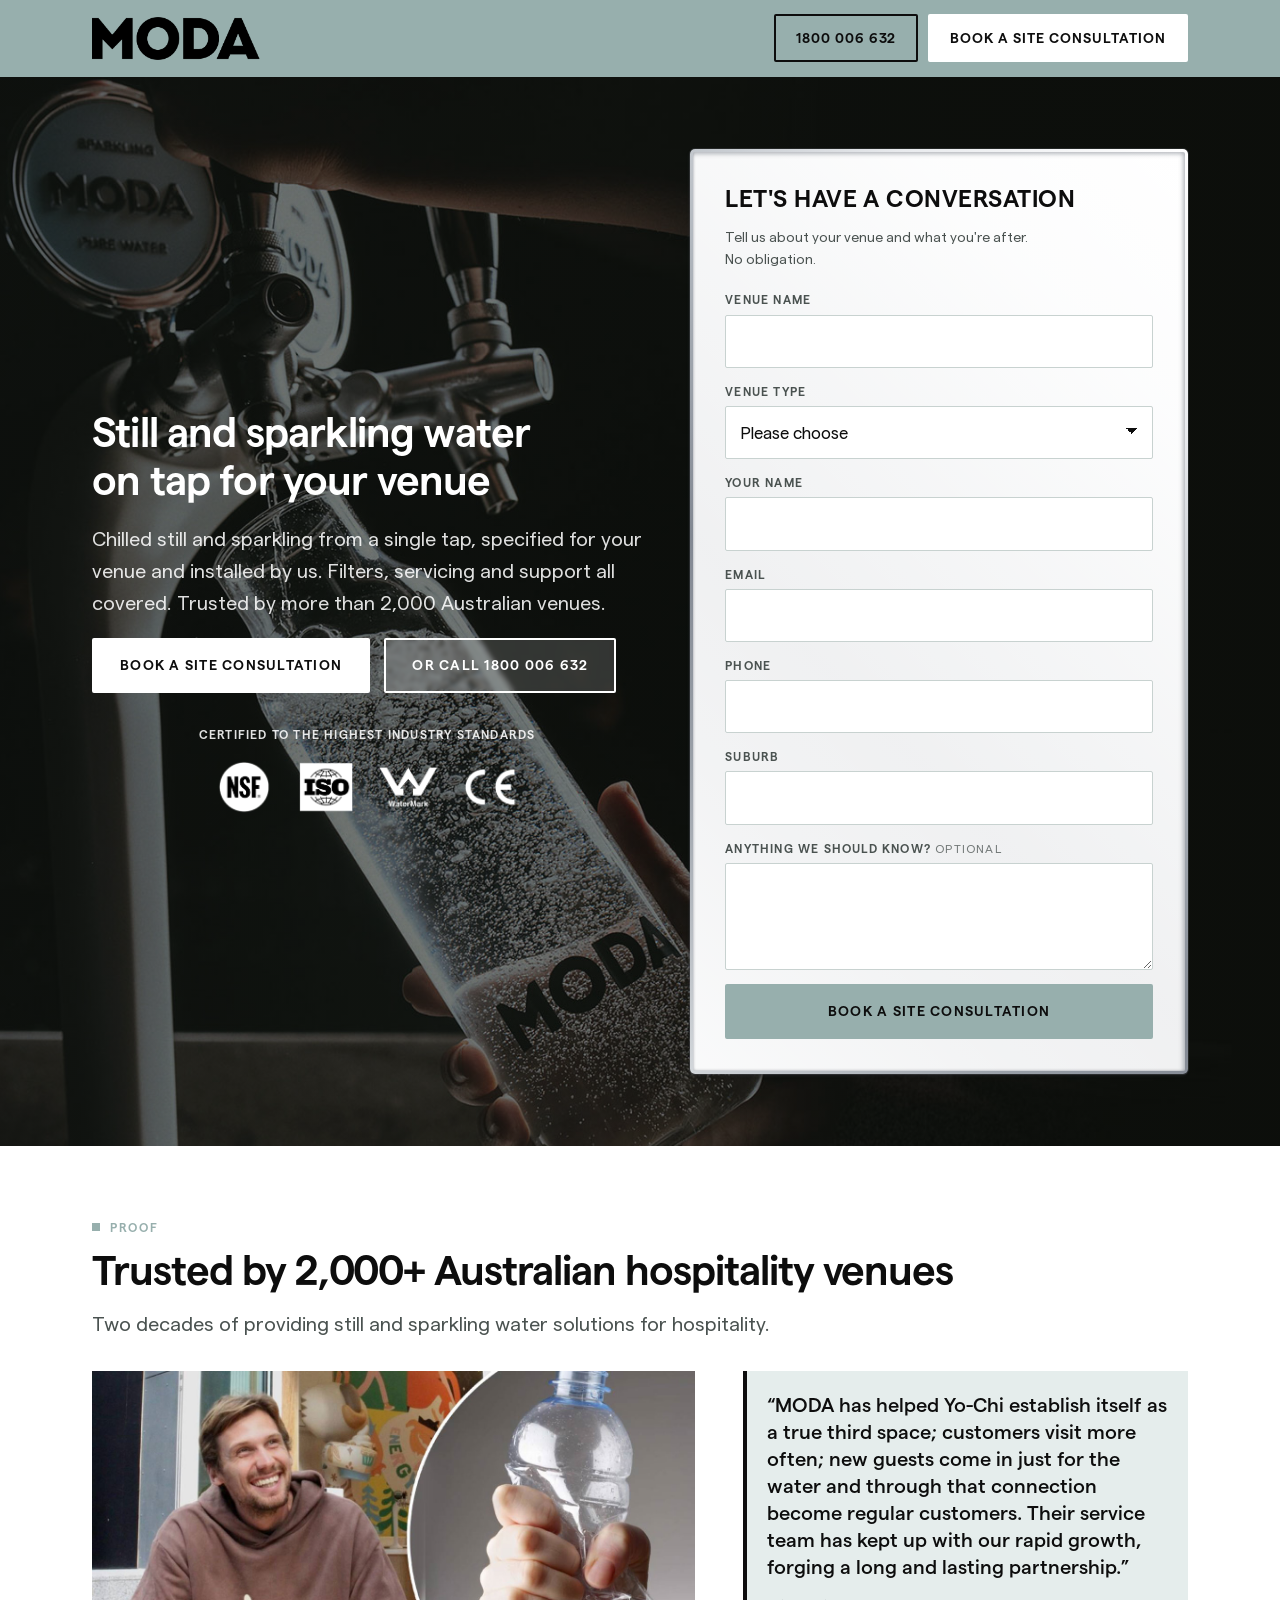
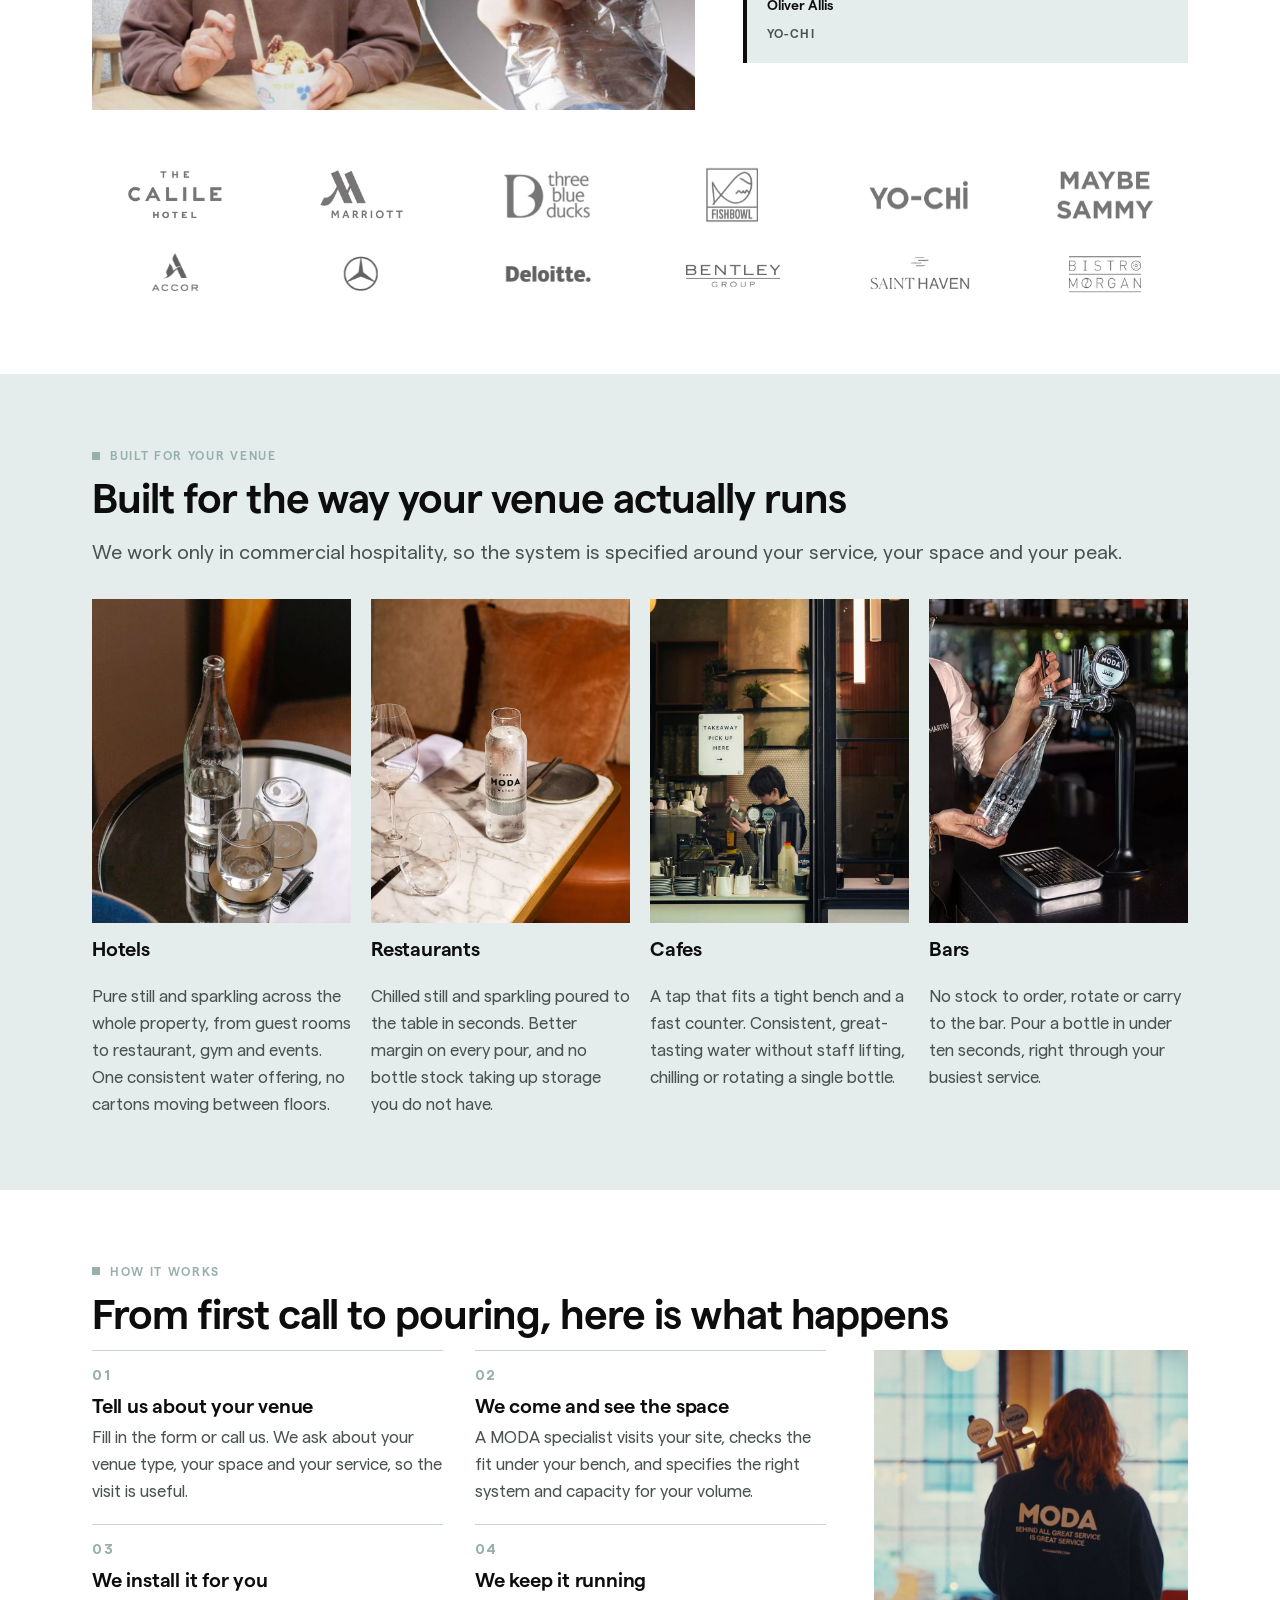
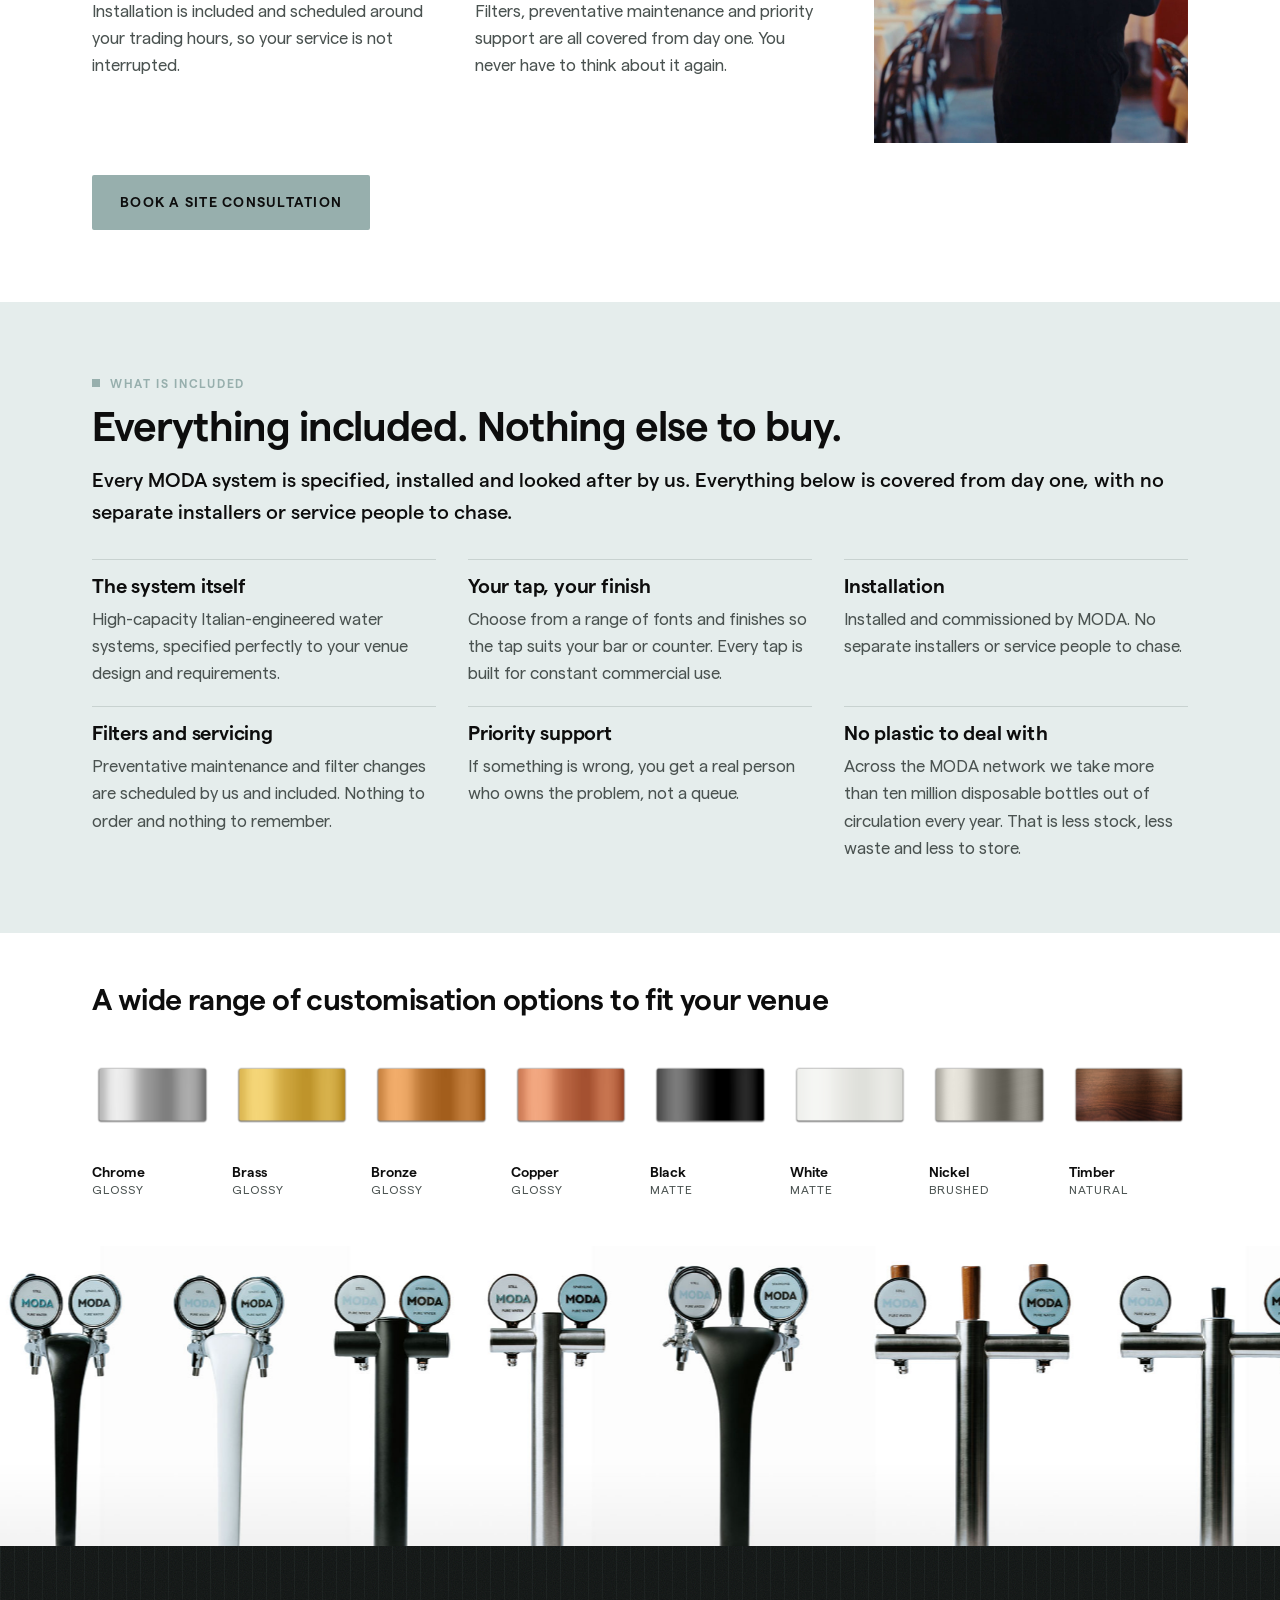
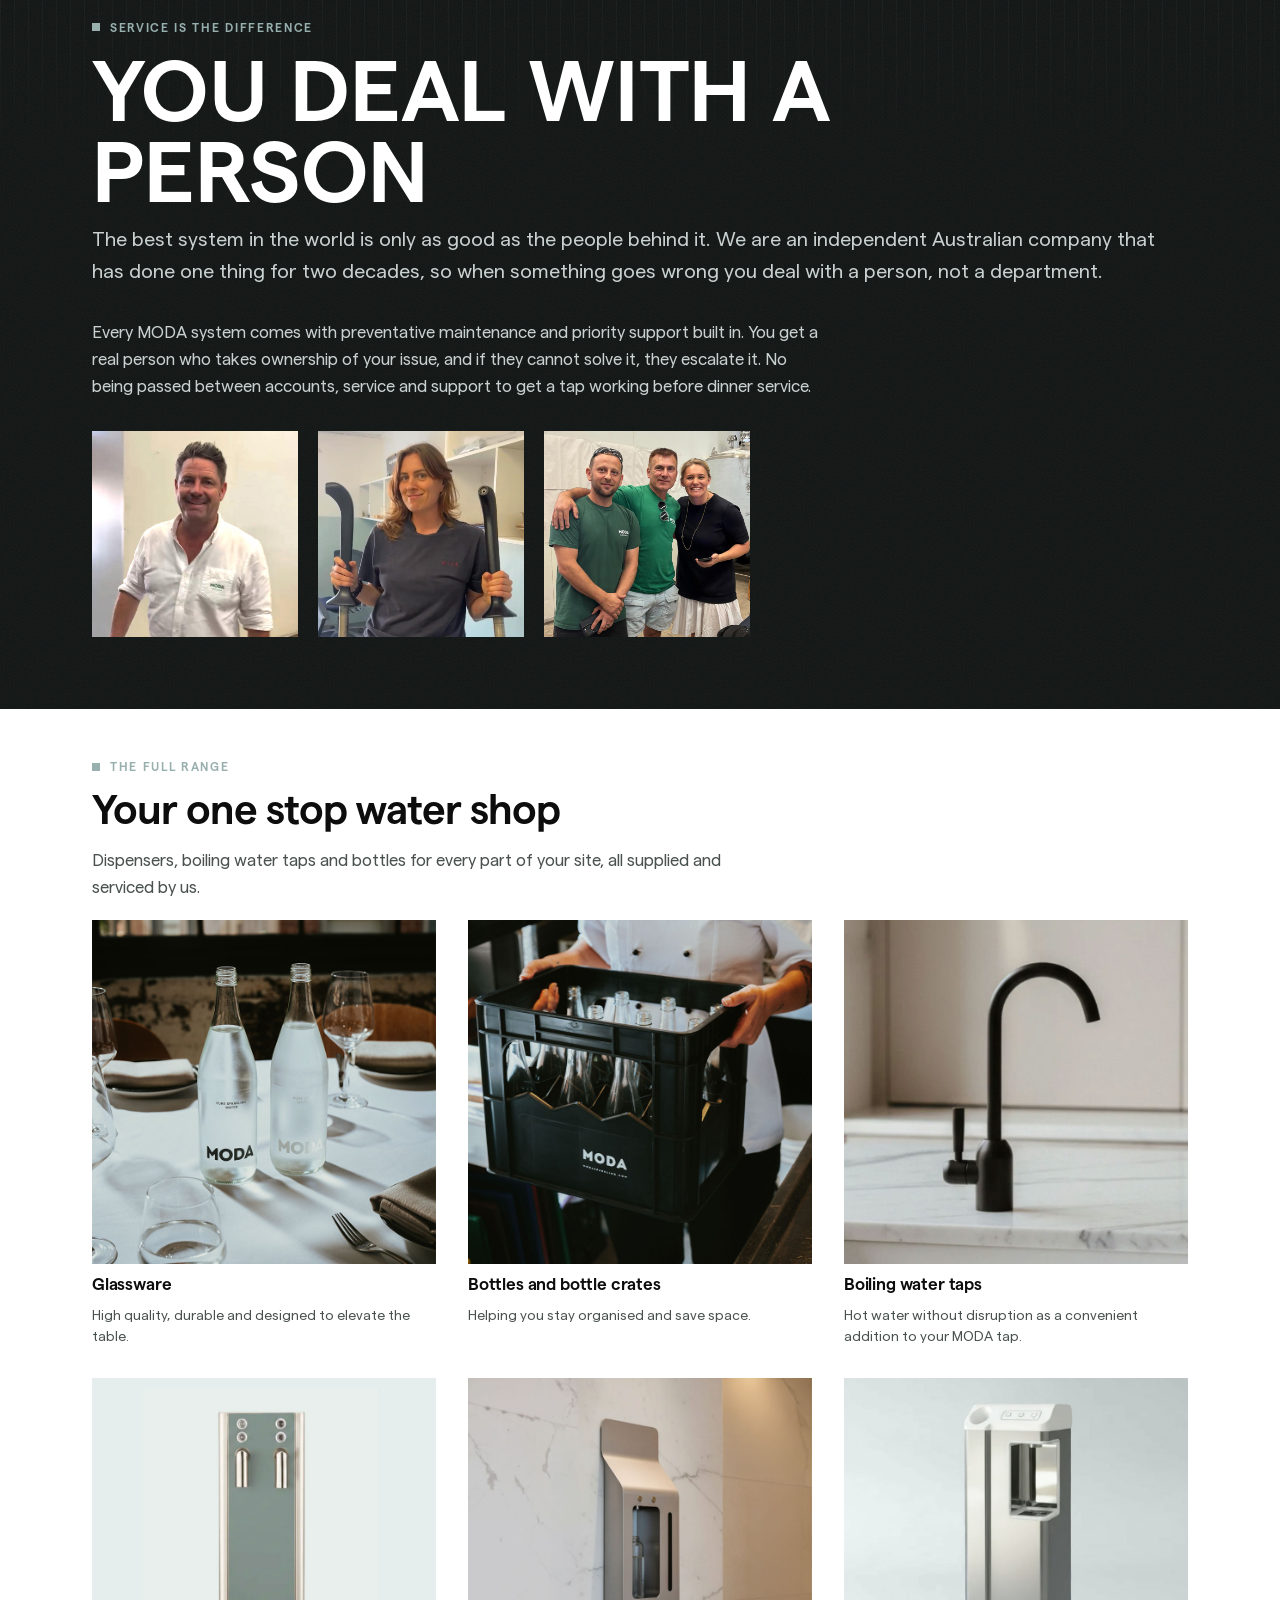
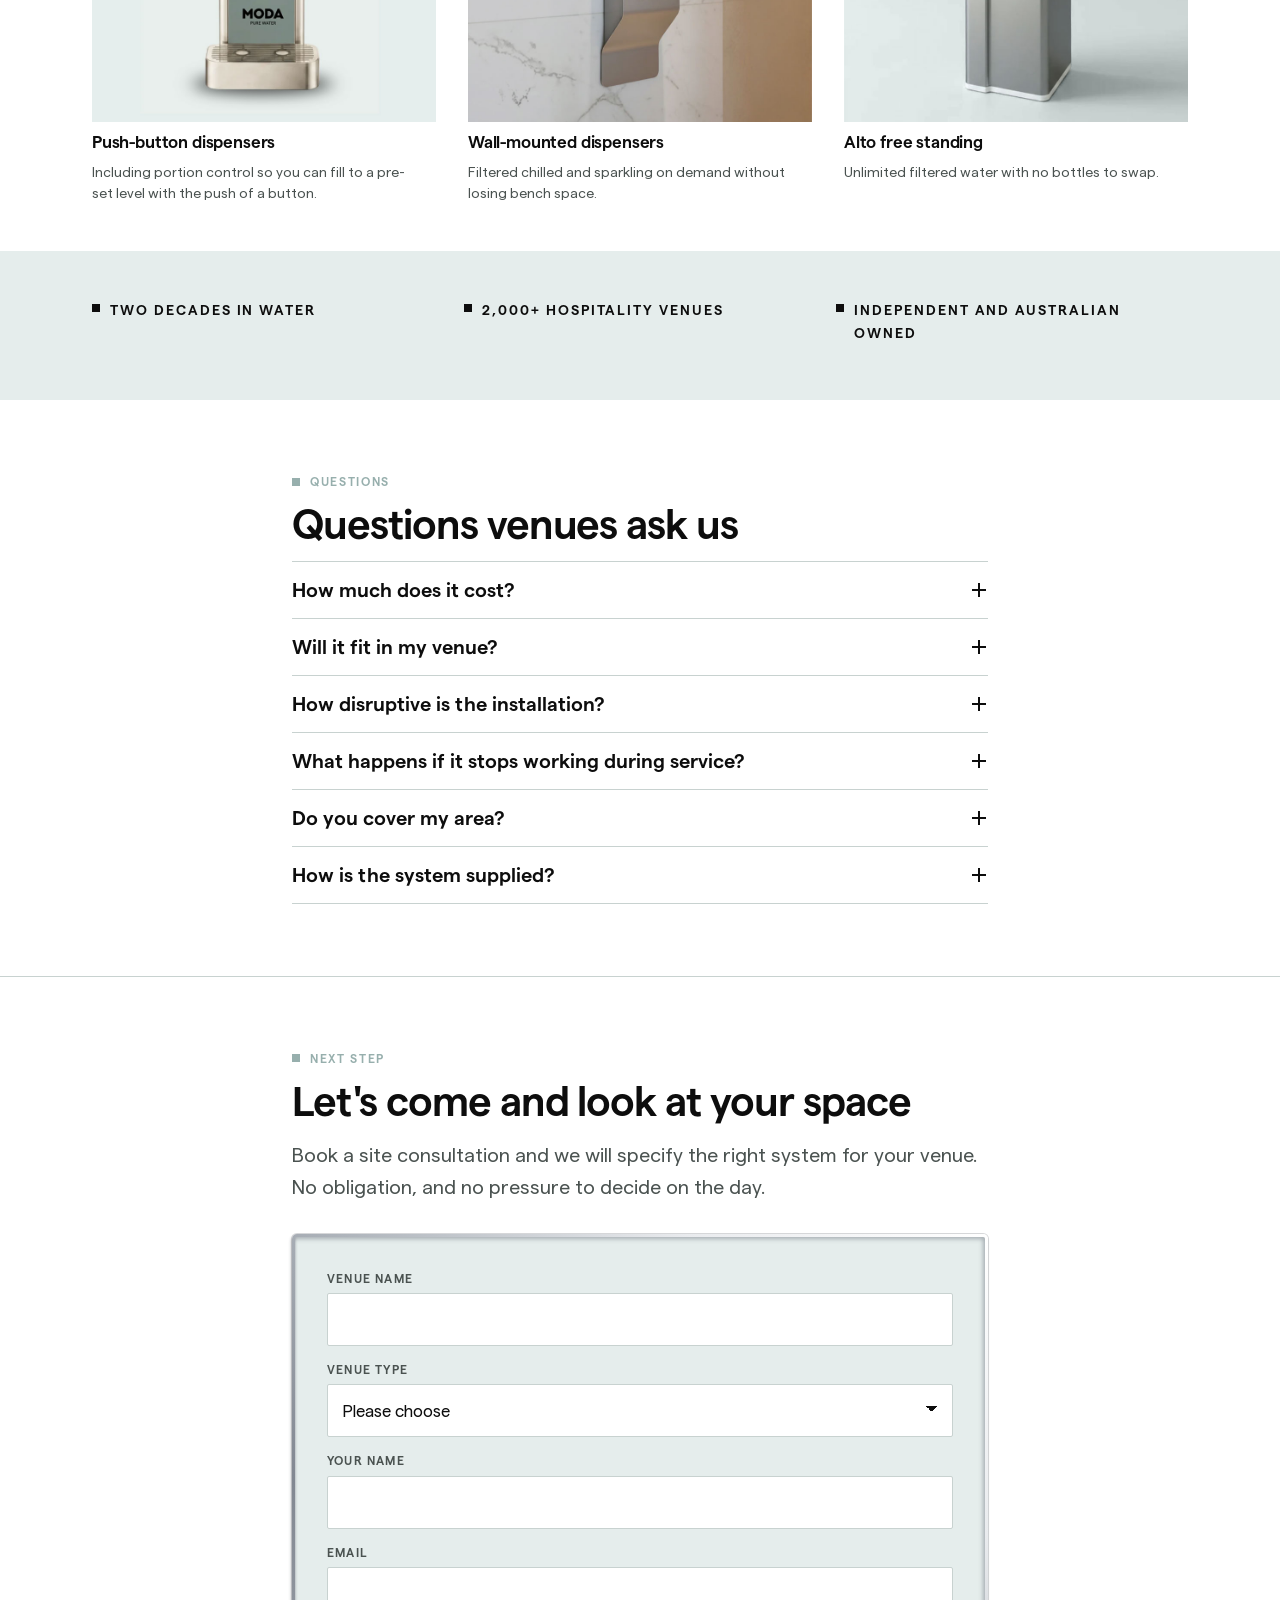
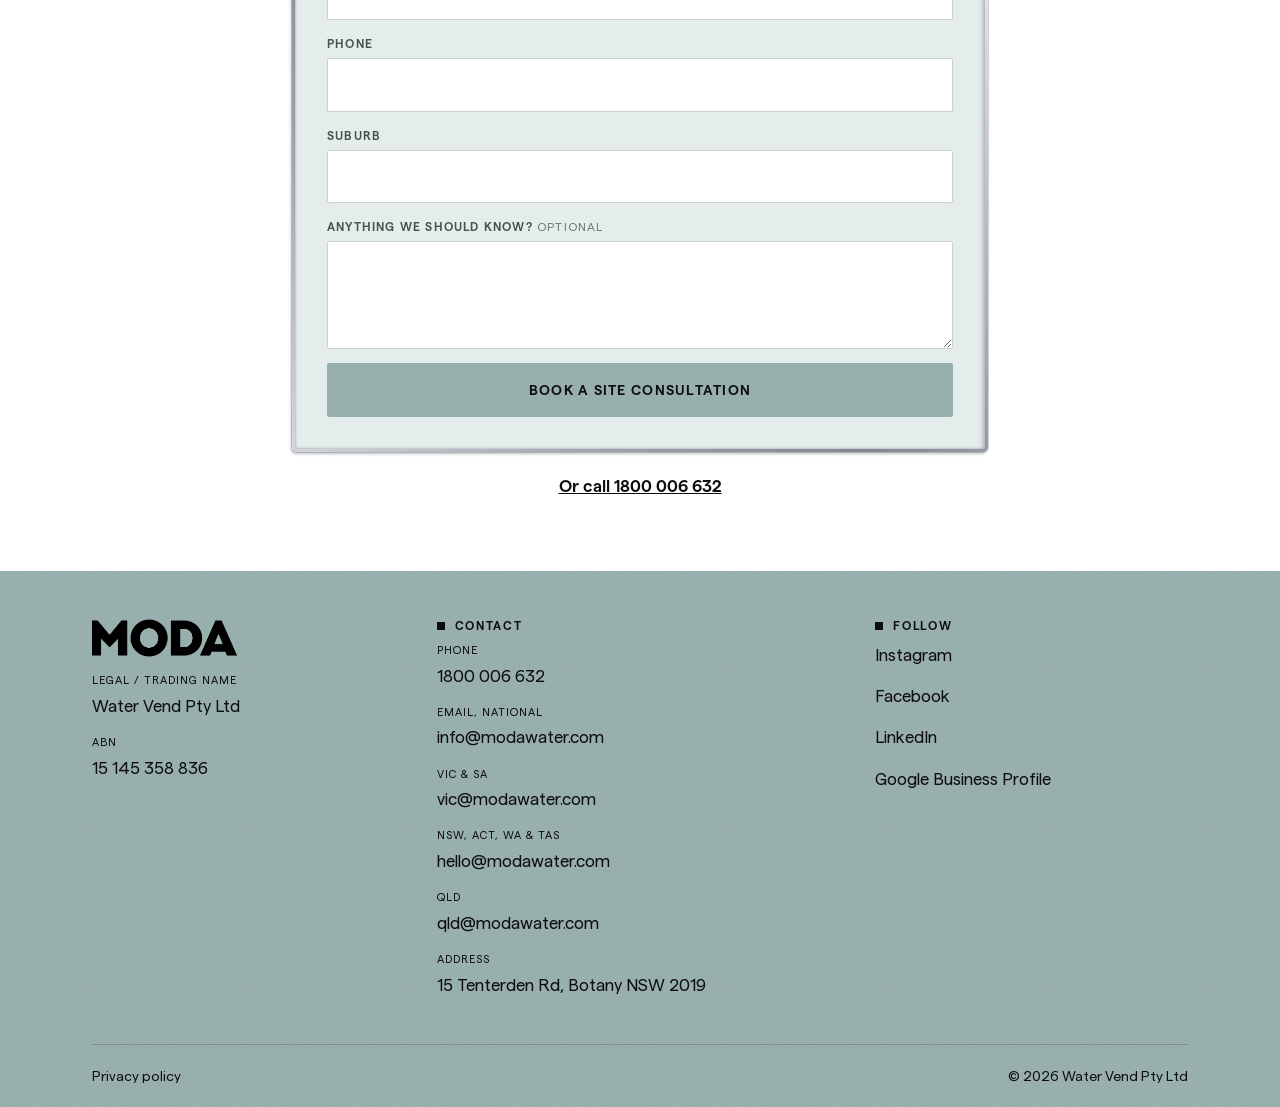
<file: index.html>
<!DOCTYPE html>
<html lang="en-AU">
<head>
<meta charset="utf-8">
<!-- Google Tag Manager -->
<script>(function(w,d,s,l,i){w[l]=w[l]||[];w[l].push({'gtm.start':
new Date().getTime(),event:'gtm.js'});var f=d.getElementsByTagName(s)[0],
j=d.createElement(s),dl=l!='dataLayer'?'&l='+l:'';j.async=true;j.src=
'https://www.googletagmanager.com/gtm.js?id='+i+dl;f.parentNode.insertBefore(j,f);
})(window,document,'script','dataLayer','GTM-PTG8SZWD');</script>
<!-- End Google Tag Manager -->
<meta name="viewport" content="width=device-width, initial-scale=1">
<title>Still &amp; sparkling water systems for hospitality venues | MODA</title>
<meta name="description" content="Chilled still and sparkling water on tap for hotels, restaurants, cafes and bars. Specified for your venue, installed by us, with filters and servicing covered.">

<!-- REPLACE DOMAIN: the domain below appears in the canonical tag, the OG tags,
     the Twitter tags and the JSON-LD, and again in privacy.html and thankyou.html.
     Search for "https://example.com.au" across all three pages. -->
<link rel="canonical" href="https://example.com.au/">
<meta property="og:type" content="website">
<meta property="og:url" content="https://example.com.au/">
<meta property="og:title" content="Still &amp; sparkling water systems for hospitality venues | MODA">
<meta property="og:description" content="Chilled still and sparkling from a single tap. Specified for your venue, installed by us, with filters and servicing covered.">
<meta property="og:image" content="https://example.com.au/assets/img/og-image.jpg">
<meta property="og:locale" content="en_AU">
<meta name="twitter:card" content="summary_large_image">
<meta name="twitter:title" content="Still &amp; sparkling water systems for hospitality venues | MODA">
<meta name="twitter:description" content="Chilled still and sparkling from a single tap. Specified for your venue, installed by us, with filters and servicing covered.">
<meta name="twitter:image" content="https://example.com.au/assets/img/og-image.jpg">

<link rel="icon" href="assets/img/favicon.png" sizes="any">
<link rel="apple-touch-icon" href="assets/img/apple-touch-icon.png">

<link rel="icon" type="image/png" sizes="16x16" href="favicon_16x16.png">
<link rel="icon" type="image/png" sizes="32x32" href="favicon_32x32.png">
<link rel="icon" type="image/png" sizes="48x48" href="favicon_48x48.png">
<link rel="icon" type="image/png" sizes="64x64" href="favicon_64x64.png">
<link rel="icon" type="image/png" sizes="128x128" href="favicon_128x128.png">
<link rel="icon" type="image/png" sizes="256x256" href="favicon_256x256.png">
<link rel="apple-touch-icon" sizes="256x256" href="favicon_256x256.png">

<!-- Uncomment once the Matter woff2 files are sitting in /assets/fonts/.
     Preloading them before they exist fires a 404 on every page load.
<link rel="preload" href="assets/fonts/Matter-Regular.woff2" as="font" type="font/woff2" crossorigin>
<link rel="preload" href="assets/fonts/Matter-SemiBold.woff2" as="font" type="font/woff2" crossorigin>
-->

<link rel="stylesheet" href="assets/css/styles.css">

<script src="assets/js/main.js" defer></script>
</head>
<body>
<!-- Google Tag Manager (noscript) -->
<noscript><iframe src="https://www.googletagmanager.com/ns.html?id=GTM-PTG8SZWD"
height="0" width="0" style="display:none;visibility:hidden"></iframe></noscript>
<!-- End Google Tag Manager (noscript) -->

<a class="skip-link" href="#consultation">Skip to the booking form</a>

<header class="masthead">
  <div class="masthead__inner">
    <a class="masthead__mark" href="#top" aria-label="MODA, home">
      <img class="masthead__logo" src="assets/img/modalogo.webp" alt="MODA"
           width="2251" height="588" style="transform: scale(0.9); transform-origin: left center;">
    </a>
    <div class="masthead__cta">
      <a class="btn btn--sm btn--ghost" id="tel-header" href="tel:+611800006632">1800 006 632</a>
      <a class="btn btn--sm btn--primary masthead__book" id="cta-header" href="#consultation">Book a site consultation</a>
    </div>
  </div>
</header>

<main id="top">

  <!-- ============================================================
       1. HERO
       ============================================================ -->
  <section class="band band--hero" id="hero">

    <!-- REPLACE IMAGE: assets/img/hero-header.jpg. Dark, landscape, at least
         2400px wide. It is a real img rather than a CSS background so the
         browser finds it early and it stays the LCP element. Decorative, so
         alt is empty and the wrapper is hidden from assistive tech. -->
    <div class="hero__bg" aria-hidden="true">
      <img src="assets/img/hero-header.jpg"
           alt=""
           width="2400" height="1350" fetchpriority="high">
    </div>

    <div class="wrap hero">

      <div class="hero__copy">
        <!-- Headline swaps by ad group via ?v=hotel|restaurant|cafe|bar.
             With no parameter it renders the default line below. -->
        <h1 class="hero__title" id="heroTitle">Still and sparkling water on tap for your venue</h1>
        <p class="hero__sub">Chilled still and sparkling from a single tap, specified for your venue and installed by us. Filters, servicing and support all covered. Trusted by more than 2,000 Australian venues.</p>
        <div class="hero__actions">
          <a class="btn btn--primary" id="cta-hero" href="#consultation">Book a site consultation</a>
          <a class="btn btn--ghost" id="tel-hero" href="tel:+611800006632">Or call 1800 006 632</a>
        </div>

        <div class="herotrust">
          <p class="herotrust__item">Certified to the highest industry standards</p>
          <ul class="herotrust__logos">
            <li><img src="assets/img/nsflogo.png" alt="NSF certified" width="480" height="480" loading="lazy"></li>
            <li><img src="assets/img/isologo.png" alt="ISO certified" width="480" height="480" loading="lazy"></li>
            <li><img src="assets/img/watermarklogo.png" alt="WaterMark certified" width="480" height="480" loading="lazy"></li>
            <li><img src="assets/img/celogo.png" alt="CE certified" width="480" height="480" loading="lazy"></li>
          </ul>
        </div>

      </div>

      <!-- ---- Primary conversion form ---- -->
      <div class="formcard" id="consultation">
        <h2 class="formcard__title">Let's have a conversation</h2>
        <p class="formcard__intro">Tell us about your venue and what you're after. <b>No obligation.</b></p>

        <!-- FORM ENDPOINT: submissions are posted to the HubSpot Forms API by
             main.js. The portal ID, form GUID and the field mapping all live in
             section 5 of main.js. One change, one place. -->
        <form class="form" data-form="hero" method="post" action="#" novalidate>

          <div class="field">
            <label for="venue-hero">Venue name</label>
            <input type="text" id="venue-hero" name="venue_name" autocomplete="organization" required>
            <p class="field__error" data-error></p>
          </div>

          <div class="field">
            <label for="type-hero">Venue type</label>
            <select id="type-hero" name="venue_type" data-venue-select required>
              <option value="">Please choose</option>
              <option value="hotel">Hotel</option>
              <option value="restaurant">Restaurant</option>
              <option value="cafe">Cafe</option>
              <option value="bar">Bar</option>
              <option value="other">Other hospitality venue</option>
            </select>
            <p class="field__error" data-error></p>
          </div>

          <div class="field">
            <label for="name-hero">Your name</label>
            <input type="text" id="name-hero" name="contact_name" autocomplete="name" required>
            <p class="field__error" data-error></p>
          </div>

          <div class="field">
            <label for="email-hero">Email</label>
            <input type="email" id="email-hero" name="email" inputmode="email" autocomplete="email" required>
            <p class="field__error" data-error></p>
          </div>

          <div class="field">
            <label for="phone-hero">Phone</label>
            <input type="tel" id="phone-hero" name="phone" inputmode="tel" autocomplete="tel" required>
            <p class="field__error" data-error></p>
          </div>

          <div class="field">
            <label for="suburb-hero">Suburb</label>
            <input type="text" id="suburb-hero" name="suburb" autocomplete="address-level2" required>
            <p class="field__error" data-error></p>
          </div>

          <div class="field">
            <label for="notes-hero">Anything we should know? <span class="field__opt">Optional</span></label>
            <textarea id="notes-hero" name="notes" rows="3"></textarea>
          </div>

          <div class="hp" aria-hidden="true">
            <label for="hp-hero">Leave this empty</label>
            <input type="text" id="hp-hero" name="company_website" tabindex="-1" autocomplete="off">
          </div>

          <button class="btn btn--primary btn--block" type="submit" id="submit-hero">Book a site consultation</button>
        </form>

        <div class="form__done" role="status" aria-live="polite" tabindex="-1" hidden data-success>
          <h3>Thanks, that is booked in.</h3>
          <p>A MODA specialist will be in touch to arrange a time to see your venue.</p>
        </div>
      </div>

    </div>
  </section>

  <!-- ============================================================
       2. SOCIAL PROOF
       ============================================================ -->
  <section class="band band--alt" id="proof">
    <div class="wrap">
      <p class="label">Proof</p>
      <h2 class="section__title">Trusted by 2,000+ Australian hospitality venues</h2>
      <p class="section__sub">Two decades of providing still and sparkling water solutions for hospitality.</p>

      <div class="proof">
        <div class="proof__video">
          <div class="slot" style="--ratio: 16 / 9" data-slot data-caption="testimonial-yochi-poster.jpg">
            <img src="assets/img/testimonial-yochi-poster.jpg"
                 alt="Poster frame from the Yo-Chi customer testimonial video"
                 width="1280" height="720" loading="lazy">
          </div>
        </div>

        <div class="proof__quotes">
          <figure class="quote quote--long">
            <blockquote>MODA has helped Yo-Chi establish itself as a true third space; customers visit more often; new guests come in just for the water and through that connection become regular customers. Their service team has kept up with our rapid growth, forging a long and lasting partnership.</blockquote>
            <figcaption>
              Oliver Allis
              <span class="quote__org">Yo-Chi</span>
            </figcaption>
          </figure>

        </div>
      </div>

      <!-- Client logo strip. Confirm MODA has written permission for each mark
           before this goes live. Files sit in assets/img/logos/. -->
      <ul class="logos" aria-label="A selection of venues using MODA">
        <li><img src="assets/img/logos/calile.avif" alt="The Calile Hotel" width="360" height="180" loading="lazy"></li>
        <li><img src="assets/img/logos/marriott.avif" alt="Marriott" width="360" height="180" loading="lazy"></li>
        <li><img src="assets/img/logos/three-blue-ducks.avif" alt="Three Blue Ducks" width="360" height="180" loading="lazy"></li>
        <li><img src="assets/img/logos/fishbowl.avif" alt="Fishbowl" width="360" height="180" loading="lazy"></li>
        <li><img src="assets/img/logos/yo-chi.avif" alt="Yo-Chi" width="360" height="180" loading="lazy"></li>
        <li><img src="assets/img/logos/maybe-sammy.webp" alt="Maybe Sammy" width="360" height="180" loading="lazy"></li>
        <li><img src="assets/img/logos/accor.avif" alt="Accor" width="360" height="180" loading="lazy"></li>
        <li><img src="assets/img/logos/mercedes.avif" alt="Mercedes-Benz" width="360" height="180" loading="lazy"></li>
        <li><img src="assets/img/logos/deloitte.avif" alt="Deloitte" width="360" height="180" loading="lazy"></li>
        <li><img src="assets/img/logos/bentleygroup.avif" alt="Bentley Group" width="360" height="180" loading="lazy"></li>
        <li><img src="assets/img/logos/sainthaven.avif" alt="Saint Haven" width="360" height="180" loading="lazy"></li>
        <li><img src="assets/img/logos/bistromorgan.avif" alt="Bistro Morgan" width="360" height="180" loading="lazy"></li>
      </ul>
    </div>
  </section>

  <!-- ============================================================
       3. BUILT FOR YOUR VENUE
       ============================================================ -->
  <section class="band" id="venues">
    <div class="wrap">
      <p class="label">Built for your venue</p>
      <h2 class="section__title">Built for the way your venue actually runs</h2>
      <p class="section__sub">We work only in commercial hospitality, so the system is specified around your service, your space and your peak.</p>

      <ul class="venues" id="venueGrid">
        <li class="venue" data-venue="hotel">
          <div class="slot" style="--ratio: 4 / 5" data-slot data-caption="venue-hotel.jpg">
            <img src="assets/img/venue-hotel.jpg" alt="MODA tap installed in a hotel restaurant" width="800" height="1000" loading="lazy">
          </div>
          <h3 class="h-card">Hotels</h3>
          <p>Pure still and sparkling across the whole property, from guest rooms to restaurant, gym and events. One consistent water offering, no cartons moving between floors.</p>
        </li>

        <li class="venue" data-venue="restaurant">
          <div class="slot" style="--ratio: 4 / 5" data-slot data-caption="venue-restaurant.jpg">
            <img src="assets/img/venue-restaurant.jpg" alt="MODA bottles poured at a set restaurant table" width="800" height="1000" loading="lazy">
          </div>
          <h3 class="h-card">Restaurants</h3>
          <p>Chilled still and sparkling poured to the table in seconds. Better margin on every pour, and no bottle stock taking up storage you do not have.</p>
        </li>

        <li class="venue" data-venue="cafe">
          <div class="slot" style="--ratio: 4 / 5" data-slot data-caption="venue-cafe.jpg">
            <img src="assets/img/venue-cafe.jpg" alt="MODA tap on a busy cafe counter" width="800" height="1000" loading="lazy">
          </div>
          <h3 class="h-card">Cafes</h3>
          <p>A tap that fits a tight bench and a fast counter. Consistent, great-tasting water without staff lifting, chilling or rotating a single bottle.</p>
        </li>

        <li class="venue" data-venue="bar">
          <div class="slot" style="--ratio: 4 / 5" data-slot data-caption="venue-bar.jpg">
            <img src="assets/img/venue-bar.jpg" alt="MODA still and sparkling font mounted behind a bar" width="800" height="1000" loading="lazy">
          </div>
          <h3 class="h-card">Bars</h3>
          <p>No stock to order, rotate or carry to the bar. Pour a bottle in under ten seconds, right through your busiest service.</p>
        </li>
      </ul>
    </div>
  </section>

  <!-- ============================================================
       4. HOW IT WORKS
       ============================================================ -->
  <section class="band band--alt" id="how">
    <div class="wrap">
      <p class="label">How it works</p>
      <h2 class="section__title">From first call to pouring, here is what happens</h2>

      <div class="how">
        <ol class="steps">
          <li class="step">
            <span class="step__n">01</span>
            <h3>Tell us about your venue</h3>
            <p>Fill in the form or call us. We ask about your venue type, your space and your service, so the visit is useful.</p>
          </li>
          <li class="step">
            <span class="step__n">02</span>
            <h3>We come and see the space</h3>
            <p>A MODA specialist visits your site, checks the fit under your bench, and specifies the right system and capacity for your volume.</p>
          </li>
          <li class="step">
            <span class="step__n">03</span>
            <h3>We install it for you</h3>
            <p>Installation is included and scheduled around your trading hours, so your service is not interrupted.</p>
          </li>
          <li class="step">
            <span class="step__n">04</span>
            <h3>We keep it running</h3>
            <p>Filters, preventative maintenance and priority support are all covered from day one. You never have to think about it again.</p>
          </li>
        </ol>

        <div class="how__media">
          <div class="slot" style="--ratio: 4 / 5" data-slot data-caption="how-technician-onsite.jpg">
            <img src="assets/img/how-technician-onsite.jpg" alt="A MODA technician on site during a venue consultation" width="800" height="1000" loading="lazy">
          </div>
        </div>
      </div>

      <p class="band__cta"><a class="btn btn--primary" id="cta-how" href="#consultation">Book a site consultation</a></p>
    </div>
  </section>

  <!-- ============================================================
       5. WHAT IS INCLUDED
       ============================================================ -->
  <section class="band" id="included">
    <div class="wrap">
      <p class="label">What is included</p>
      <h2 class="section__title">Everything included. Nothing else to buy.</h2>
      <p class="section__sub section__sub--strong">Every MODA system is specified, installed and looked after by us. Everything below is covered from day one, with no separate installers or service people to chase.</p>

      <ul class="includes">
        <li><h3 class="h-card">The system itself</h3><p>High-capacity Italian-engineered water systems, specified perfectly to your venue design and requirements.</p></li>
        <li><h3 class="h-card">Your tap, your finish</h3><p>Choose from a range of fonts and finishes so the tap suits your bar or counter. Every tap is built for constant commercial use.</p></li>
        <li><h3 class="h-card">Installation</h3><p>Installed and commissioned by MODA. No separate installers or service people to chase.</p></li>
        <li><h3 class="h-card">Filters and servicing</h3><p>Preventative maintenance and filter changes are scheduled by us and included. Nothing to order and nothing to remember.</p></li>
        <li><h3 class="h-card">Priority support</h3><p>If something is wrong, you get a real person who owns the problem, not a queue.</p></li>
        <li><h3 class="h-card">No plastic to deal with</h3><p>Across the MODA network we take more than ten million disposable bottles out of circulation every year. That is less stock, less waste and less to store.</p></li>
      </ul>
    </div>
  </section>

  <!-- ============================================================
       5b. CUSTOMISATION OPTIONS
       ============================================================ -->
  <section class="band" id="customisation">

    <!-- Material and finish swatches. Every finish is a CSS gradient, so
         there is no image to supply and nothing extra to load. Sits outside
         .wrap so the white runs edge to edge, with its own .wrap inside so
         the content still lines up with the copy above. -->
    <div class="finishes-band">
      <div class="wrap">
        <h3 class="finishes__title">A wide range of customisation options to fit your venue</h3>
        <ul class="finishes">
          <li class="finish">
            <img class="finish__swatch" src="assets/img/swatches/chrome.png" alt="Chrome, glossy finish">
            <p class="finish__name">Chrome</p>
            <p class="finish__meta">Glossy</p>
          </li>
          <li class="finish">
            <img class="finish__swatch" src="assets/img/swatches/brass.png" alt="Brass, glossy finish">
            <p class="finish__name">Brass</p>
            <p class="finish__meta">Glossy</p>
          </li>
          <li class="finish">
            <img class="finish__swatch" src="assets/img/swatches/bronze.png" alt="Bronze, glossy finish">
            <p class="finish__name">Bronze</p>
            <p class="finish__meta">Glossy</p>
          </li>
          <li class="finish">
            <img class="finish__swatch" src="assets/img/swatches/copper.png" alt="Copper, glossy finish">
            <p class="finish__name">Copper</p>
            <p class="finish__meta">Glossy</p>
          </li>
          <li class="finish">
            <img class="finish__swatch" src="assets/img/swatches/black.png" alt="Black, matte finish">
            <p class="finish__name">Black</p>
            <p class="finish__meta">Matte</p>
          </li>
          <li class="finish">
            <img class="finish__swatch" src="assets/img/swatches/white.png" alt="White, matte finish">
            <p class="finish__name">White</p>
            <p class="finish__meta">Matte</p>
          </li>
          <li class="finish">
            <img class="finish__swatch" src="assets/img/swatches/brushednickel.png" alt="Nickel, brushed finish">
            <p class="finish__name">Nickel</p>
            <p class="finish__meta">Brushed</p>
          </li>
          <li class="finish">
            <img class="finish__swatch" src="assets/img/swatches/wood.png" alt="Timber finish">
            <p class="finish__name">Timber</p>
            <p class="finish__meta">Natural</p>
          </li>
        </ul>
      </div>
    </div>

    <!-- REPLACE IMAGE: assets/img/styles.jpg, the full strip of tap styles
         at 3000 x 500. Sits outside .wrap so it runs edge to edge, and is
         rendered twice so the auto-scroll can loop without a visible jump.
         The second copy is hidden from assistive tech. -->
    <div class="stylestrip" data-stylestrip>
      <div class="stylestrip__track" data-stylestrip-track>
        <img src="assets/img/styles.jpg" alt="The MODA range of tap styles and finishes"
             width="3000" height="500" draggable="false">
        <img src="assets/img/styles.jpg" alt="" aria-hidden="true"
             width="3000" height="500" draggable="false">
      </div>
    </div>
  </section>

  <!-- ============================================================
       6. SERVICE IS OUR DIFFERENCE
       ============================================================ -->
  <section class="band band--statement" id="service">
    <div class="wrap">
      <p class="label">Service is the difference</p>
      <h2 class="section__title section__title--caps">You deal with a person</h2>
      <p class="section__sub">The best system in the world is only as good as the people behind it. We are an independent Australian company that has done one thing for two decades, so when something goes wrong you deal with a person, not a department.</p>
      <p class="prose">Every MODA system comes with preventative maintenance and priority support built in. You get a real person who takes ownership of your issue, and if they cannot solve it, they escalate it. No being passed between accounts, service and support to get a tap working before dinner service.</p>

      <ul class="team">
        <li>
          <div class="slot slot--square" style="--ratio: 1 / 1" data-slot data-caption="team-1.jpg">
            <img src="assets/img/team-1.jpg" alt="MODA team member" width="600" height="600" loading="lazy">
          </div>
        </li>
        <li>
          <div class="slot slot--square" style="--ratio: 1 / 1" data-slot data-caption="team-2.jpg">
            <img src="assets/img/team-2.jpg" alt="MODA team member" width="600" height="600" loading="lazy">
          </div>
        </li>
        <li>
          <div class="slot slot--square" style="--ratio: 1 / 1" data-slot data-caption="team-3.jpg">
            <img src="assets/img/team-3.jpg" alt="MODA team member" width="600" height="600" loading="lazy">
          </div>
        </li>
      </ul>    </div>
  </section>

  <!-- ============================================================
       6b. YOUR ONE STOP WATER SHOP
       REPLACE IMAGES: six product shots in /assets/img/, square,
       800 x 800. Until they land, the slots show their filename.
       ============================================================ -->
  <section class="band band--alt band--range" id="range">
    <div class="wrap">
      <p class="label">The full range</p>
      <h2 class="section__title">Your one stop water shop</h2>
      <p class="section__sub section__sub--tight">Dispensers, boiling water taps and bottles for every part of your site, all supplied and serviced by us.</p>

      <ul class="products">

        <li class="product">
          <div class="slot" data-slot data-caption="product-glassware.jpg">
            <img src="assets/img/product-glassware.jpg" alt="MODA glassware" width="800" height="800" loading="lazy">
          </div>
          <h3 class="h-card">Glassware</h3>
          <p>High quality, durable and designed to elevate the table.</p>
        </li>

        <li class="product">
          <div class="slot" data-slot data-caption="product-bottles.jpg">
            <img src="assets/img/product-bottles.jpg" alt="MODA glass bottles in a branded bottle crate" width="800" height="800" loading="lazy">
          </div>
          <h3 class="h-card">Bottles and bottle crates</h3>
          <p>Helping you stay organised and save space.</p>
        </li>

        <li class="product">
          <div class="slot" data-slot data-caption="product-boiling-tap.jpg">
            <img src="assets/img/product-boiling-tap.jpg" alt="MODA boiling water tap in a matte black finish" width="800" height="800" loading="lazy">
          </div>
          <h3 class="h-card">Boiling water taps</h3>
          <p>Hot water without disruption as a convenient addition to your MODA tap.</p>
        </li>

        <li class="product">
          <div class="slot" data-slot data-caption="product-push-button.jpg">
            <img src="assets/img/product-push-button.jpg" alt="MODA push-button water dispenser" width="800" height="800" loading="lazy">
          </div>
          <h3 class="h-card">Push-button dispensers</h3>
          <p>Including portion control so you can fill to a pre-set level with the push of a button.</p>
        </li>

        <li class="product">
          <div class="slot" data-slot data-caption="product-wall-mounted.jpg">
            <img src="assets/img/product-wall-mounted.jpg" alt="Brushed stainless steel MODA wall-mounted dispenser" width="800" height="800" loading="lazy">
          </div>
          <h3 class="h-card">Wall-mounted dispensers</h3>
          <p>Filtered chilled and sparkling on demand without losing bench space.</p>
        </li>

        <li class="product">
          <div class="slot" data-slot data-caption="product-alto.jpg">
            <img src="assets/img/product-alto.jpg" alt="MODA Alto free standing water dispenser in an office" width="800" height="800" loading="lazy">
          </div>
          <h3 class="h-card">Alto free standing</h3>
          <p>Unlimited filtered water with no bottles to swap.</p>
        </li>

      </ul>
    </div>
  </section>

  <!-- ============================================================
       7. TRUST SIGNALS
       ============================================================ -->
  <section class="band band--tight" id="trust">
    <div class="wrap">
      <ul class="trust">
        <li class="label">Two decades in water</li>
        <li class="label">2,000+ hospitality venues</li>
        <li class="label">Independent and Australian owned</li>
      </ul>
    </div>
  </section>

  <!-- ============================================================
       8. FAQ
       ============================================================ -->
  <section class="band band--alt" id="faq">
    <div class="wrap wrap--narrow">
      <p class="label">Questions</p>
      <h2 class="section__title">Questions venues ask us</h2>

      <div class="acc">

        <div class="acc__item">
          <h3><button class="acc__btn" type="button" aria-expanded="false" aria-controls="faq1" id="faq1-btn">How much does it cost?<span class="acc__icon" aria-hidden="true"></span></button></h3>
          <div class="acc__panel" id="faq1" role="region" aria-labelledby="faq1-btn" hidden>
            <p>Cost depends on your venue's size and volume, and on the tap and finish you choose, which is why we specify it on site rather than quote a number that turns out to be wrong. There is no separate bill for installation, filters or servicing, and no large upfront outlay.</p>
          </div>
        </div>

        <div class="acc__item">
          <h3><button class="acc__btn" type="button" aria-expanded="false" aria-controls="faq2" id="faq2-btn">Will it fit in my venue?<span class="acc__icon" aria-hidden="true"></span></button></h3>
          <div class="acc__panel" id="faq2" role="region" aria-labelledby="faq2-btn" hidden>
            <p>The system sits under the bench and the tap mounts on your counter or bar. Space is one of the first things we check on the site visit, and we specify around what you have rather than asking you to make room.</p>
          </div>
        </div>

        <div class="acc__item">
          <h3><button class="acc__btn" type="button" aria-expanded="false" aria-controls="faq3" id="faq3-btn">How disruptive is the installation?<span class="acc__icon" aria-hidden="true"></span></button></h3>
          <div class="acc__panel" id="faq3" role="region" aria-labelledby="faq3-btn" hidden>
            <p>Installation is handled by MODA and scheduled around your service. You will be pouring the same day the system goes in.</p>
          </div>
        </div>

        <div class="acc__item">
          <h3><button class="acc__btn" type="button" aria-expanded="false" aria-controls="faq4" id="faq4-btn">What happens if it stops working during service?<span class="acc__icon" aria-hidden="true"></span></button></h3>
          <div class="acc__panel" id="faq4" role="region" aria-labelledby="faq4-btn" hidden>
            <p>You call your MODA contact and they take ownership of it. Preventative maintenance is scheduled to stop most problems before they happen, and priority support covers the rest.</p>
          </div>
        </div>

        <div class="acc__item">
          <h3><button class="acc__btn" type="button" aria-expanded="false" aria-controls="faq5" id="faq5-btn">Do you cover my area?<span class="acc__icon" aria-hidden="true"></span></button></h3>
          <div class="acc__panel" id="faq5" role="region" aria-labelledby="faq5-btn" hidden>
            <p>We service 95% of Australia.</p>
          </div>
        </div>

        <div class="acc__item">
          <h3><button class="acc__btn" type="button" aria-expanded="false" aria-controls="faq6" id="faq6-btn">How is the system supplied?<span class="acc__icon" aria-hidden="true"></span></button></h3>
          <div class="acc__panel" id="faq6" role="region" aria-labelledby="faq6-btn" hidden>
            <p>The system is supplied, installed and maintained by MODA under a service agreement. This is a quality control measure that ensures the MODA product is always on point, pouring and tasting as it should for the people that matter most; you and your customers.
</p>
          </div>
        </div>

      </div>
    </div>
  </section>

  <!-- ============================================================
       9. BOTTOM CTA
       ============================================================ -->
  <section class="band band--close" id="book">
    <div class="wrap wrap--narrow">
      <p class="label">Next step</p>
      <h2 class="section__title">Let's come and look at your space</h2>
      <p class="section__sub">Book a site consultation and we will specify the right system for your venue. No obligation, and no pressure to decide on the day.</p>

      <div class="formcard formcard--close">
        <form class="form" data-form="close" method="post" action="#" novalidate>

          <div class="field">
            <label for="venue-close">Venue name</label>
            <input type="text" id="venue-close" name="venue_name" autocomplete="organization" required>
            <p class="field__error" data-error></p>
          </div>

          <div class="field">
            <label for="type-close">Venue type</label>
            <select id="type-close" name="venue_type" data-venue-select required>
              <option value="">Please choose</option>
              <option value="hotel">Hotel</option>
              <option value="restaurant">Restaurant</option>
              <option value="cafe">Cafe</option>
              <option value="bar">Bar</option>
              <option value="other">Other hospitality venue</option>
            </select>
            <p class="field__error" data-error></p>
          </div>

          <div class="field">
            <label for="name-close">Your name</label>
            <input type="text" id="name-close" name="contact_name" autocomplete="name" required>
            <p class="field__error" data-error></p>
          </div>

          <div class="field">
            <label for="email-close">Email</label>
            <input type="email" id="email-close" name="email" inputmode="email" autocomplete="email" required>
            <p class="field__error" data-error></p>
          </div>

          <div class="field">
            <label for="phone-close">Phone</label>
            <input type="tel" id="phone-close" name="phone" inputmode="tel" autocomplete="tel" required>
            <p class="field__error" data-error></p>
          </div>

          <div class="field">
            <label for="suburb-close">Suburb</label>
            <input type="text" id="suburb-close" name="suburb" autocomplete="address-level2" required>
            <p class="field__error" data-error></p>
          </div>

          <div class="field">
            <label for="notes-close">Anything we should know? <span class="field__opt">Optional</span></label>
            <textarea id="notes-close" name="notes" rows="3"></textarea>
          </div>

          <div class="hp" aria-hidden="true">
            <label for="hp-close">Leave this empty</label>
            <input type="text" id="hp-close" name="company_website" tabindex="-1" autocomplete="off">
          </div>

          <button class="btn btn--primary btn--block" type="submit" id="submit-close">Book a site consultation</button>
        </form>

        <div class="form__done" role="status" aria-live="polite" tabindex="-1" hidden data-success>
          <h3>Thanks, that is booked in.</h3>
          <p>A MODA specialist will be in touch to arrange a time to see your venue.</p>
        </div>
      </div>

      <p class="close__tel">
        <a id="tel-close" href="tel:+611800006632">Or call 1800 006 632</a>
      </p>
    </div>
  </section>

</main>

<!-- ============================================================
     10. FOOTER
     ============================================================ -->
<footer class="footer">
  <div class="wrap footer__inner">
    <div class="footer__top">

      <div class="col">
        <p class="footer__mark">
          <img class="footer__logo" src="assets/img/modalogo.webp" alt="MODA"
               width="2251" height="588" loading="lazy">
        </p>
        <p class="col__row"><span class="lbl">Legal / trading name</span>Water Vend Pty Ltd</p>
        <p class="col__row"><span class="lbl">ABN</span>15 145 358 836</p>
      </div>

      <div class="col">
        <h2 class="label">Contact</h2>
        <p class="col__row"><span class="lbl">Phone</span><a id="tel-footer" href="tel:+611800006632">1800 006 632</a></p>
        <p class="col__row"><span class="lbl">Email, national</span><a class="eml" data-u="info" data-d="modawater.com"></a></p>
        <p class="col__row"><span class="lbl">VIC &amp; SA</span><a class="eml" data-u="vic" data-d="modawater.com"></a></p>
        <p class="col__row"><span class="lbl">NSW, ACT, WA &amp; TAS</span><a class="eml" data-u="hello" data-d="modawater.com"></a></p>
        <p class="col__row"><span class="lbl">QLD</span><a class="eml" data-u="qld" data-d="modawater.com"></a></p>
        <p class="col__row"><span class="lbl">Address</span>15 Tenterden Rd, Botany NSW 2019</p>
      </div>

      <div class="col">
        <h2 class="label">Follow</h2>
        <p class="col__row"><a href="https://instagram.com/moda.water" rel="noopener">Instagram</a></p>
        <p class="col__row"><a href="https://facebook.com/moda.water" rel="noopener">Facebook</a></p>
        <p class="col__row"><a href="https://linkedin.com/company/modawater" rel="noopener">LinkedIn</a></p>
        <p class="col__row"><a href="https://share.google/PyXbDDXTpH6Lkrqee" rel="noopener">Google Business Profile</a></p>
      </div>

    </div>

    <div class="footer__bottom">
      <ul class="footer__links">
        <li><a href="privacy.html">Privacy policy</a></li>
      </ul>
      <p class="footer__copy">&copy; <span id="year">2026</span> Water Vend Pty Ltd</p>
    </div>
  </div>
</footer>

<!-- Sticky bar. Hidden at the top of the page, appears past the hero,
     hides again whenever a form is on screen. -->
<div class="stickybar" id="stickybar">
  <a class="btn btn--primary" id="cta-sticky" href="#consultation">Book a site consultation</a>
  <a class="btn btn--ghost" id="tel-sticky" href="tel:+611800006632">1800 006 632</a>
</div>

<!-- REPLACE: the fields marked REPLACE below are invisible to visitors but are read
     by Google. Do not leave them as they are once the client comes back. -->
<script type="application/ld+json">
{
  "@context": "https://schema.org",
  "@type": "LocalBusiness",
  "name": "MODA",
  "legalName": "Water Vend Pty Ltd",
  "url": "https://example.com.au/",
  "telephone": "+611800006632",
  "email": "info@modawater.com",
  "foundingDate": "2006",
  "address": {
    "@type": "PostalAddress",
    "streetAddress": "15 Tenterden Rd",
    "addressLocality": "Botany",
    "addressRegion": "NSW",
    "postalCode": "2019",
    "addressCountry": "AU"
  },
  "areaServed": { "@type": "Country", "name": "Australia" },
  "sameAs": [
    "https://instagram.com/moda.water",
    "https://facebook.com/moda.water",
    "https://linkedin.com/company/modawater"
  ],
  "description": "Still and sparkling water systems for commercial hospitality venues, supplied on a service agreement covering installation, filters, servicing and support."
}
</script>

</body>
</html>
</file>
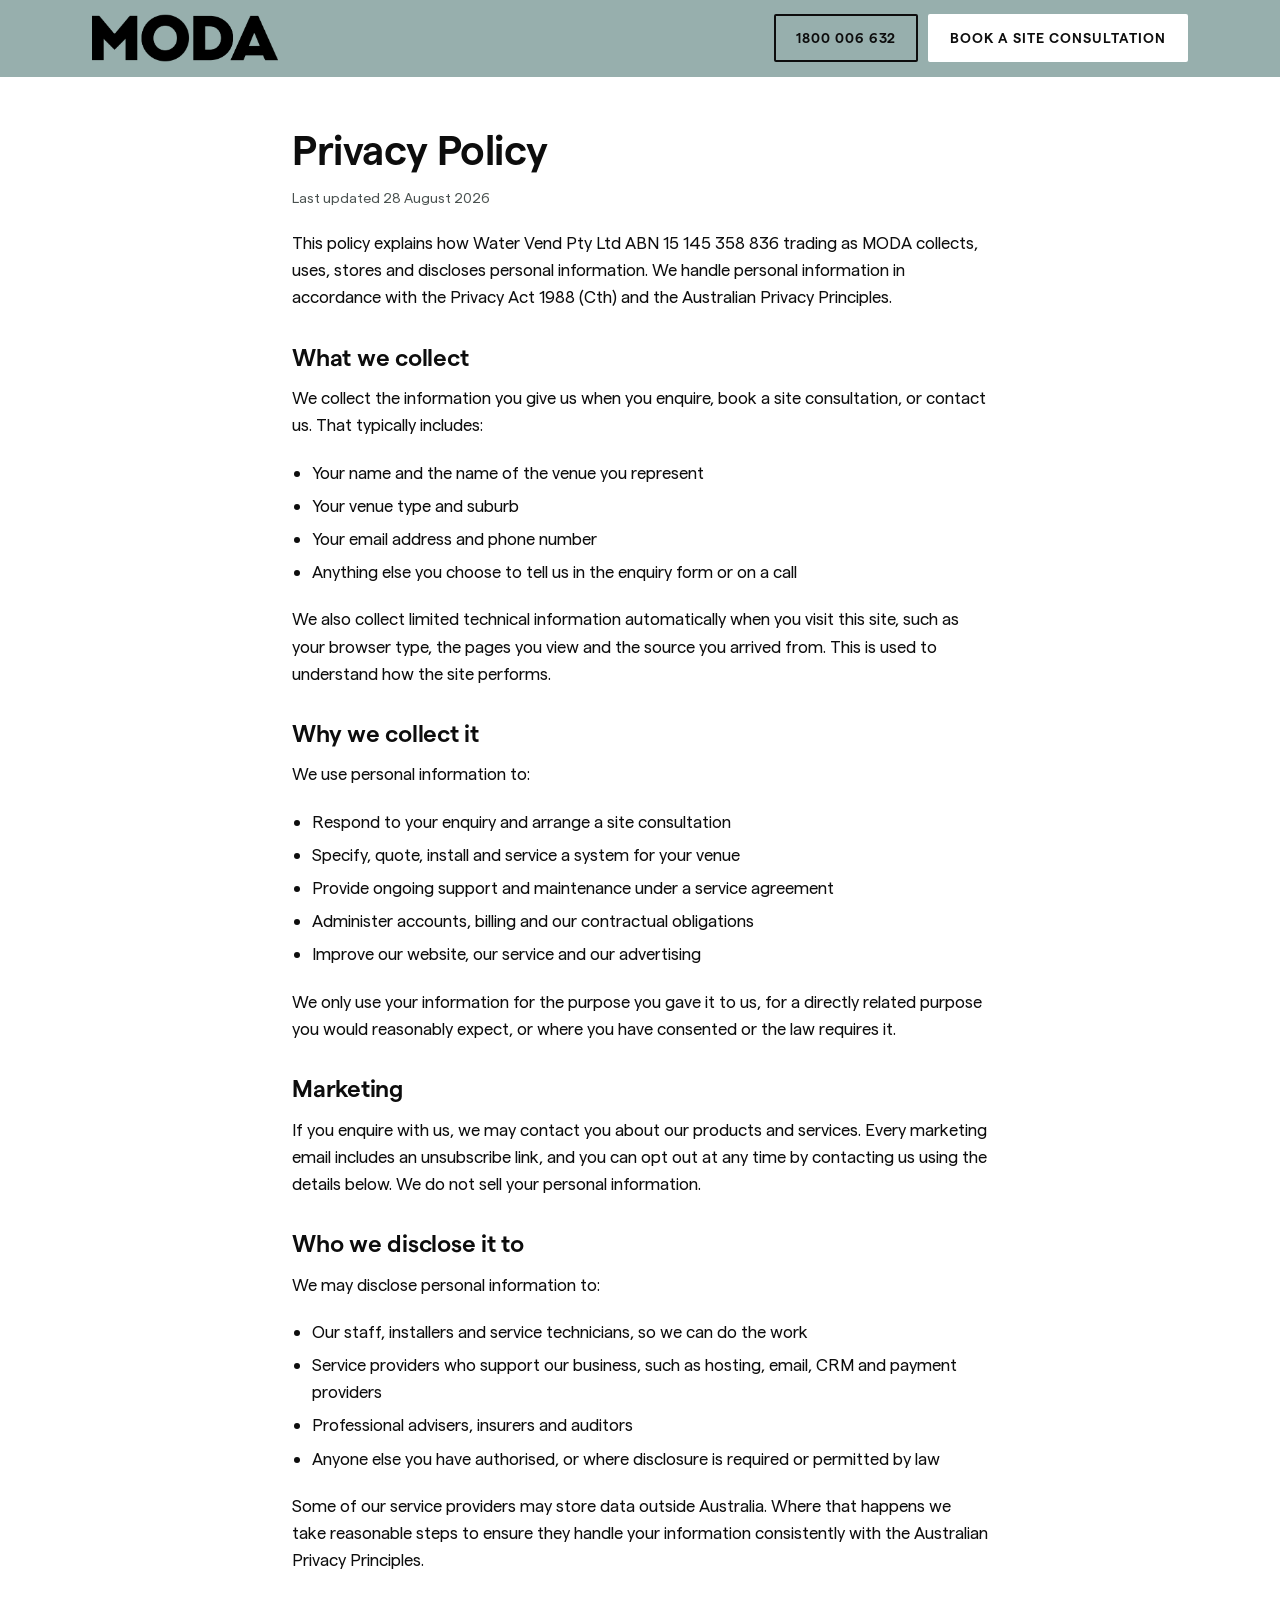
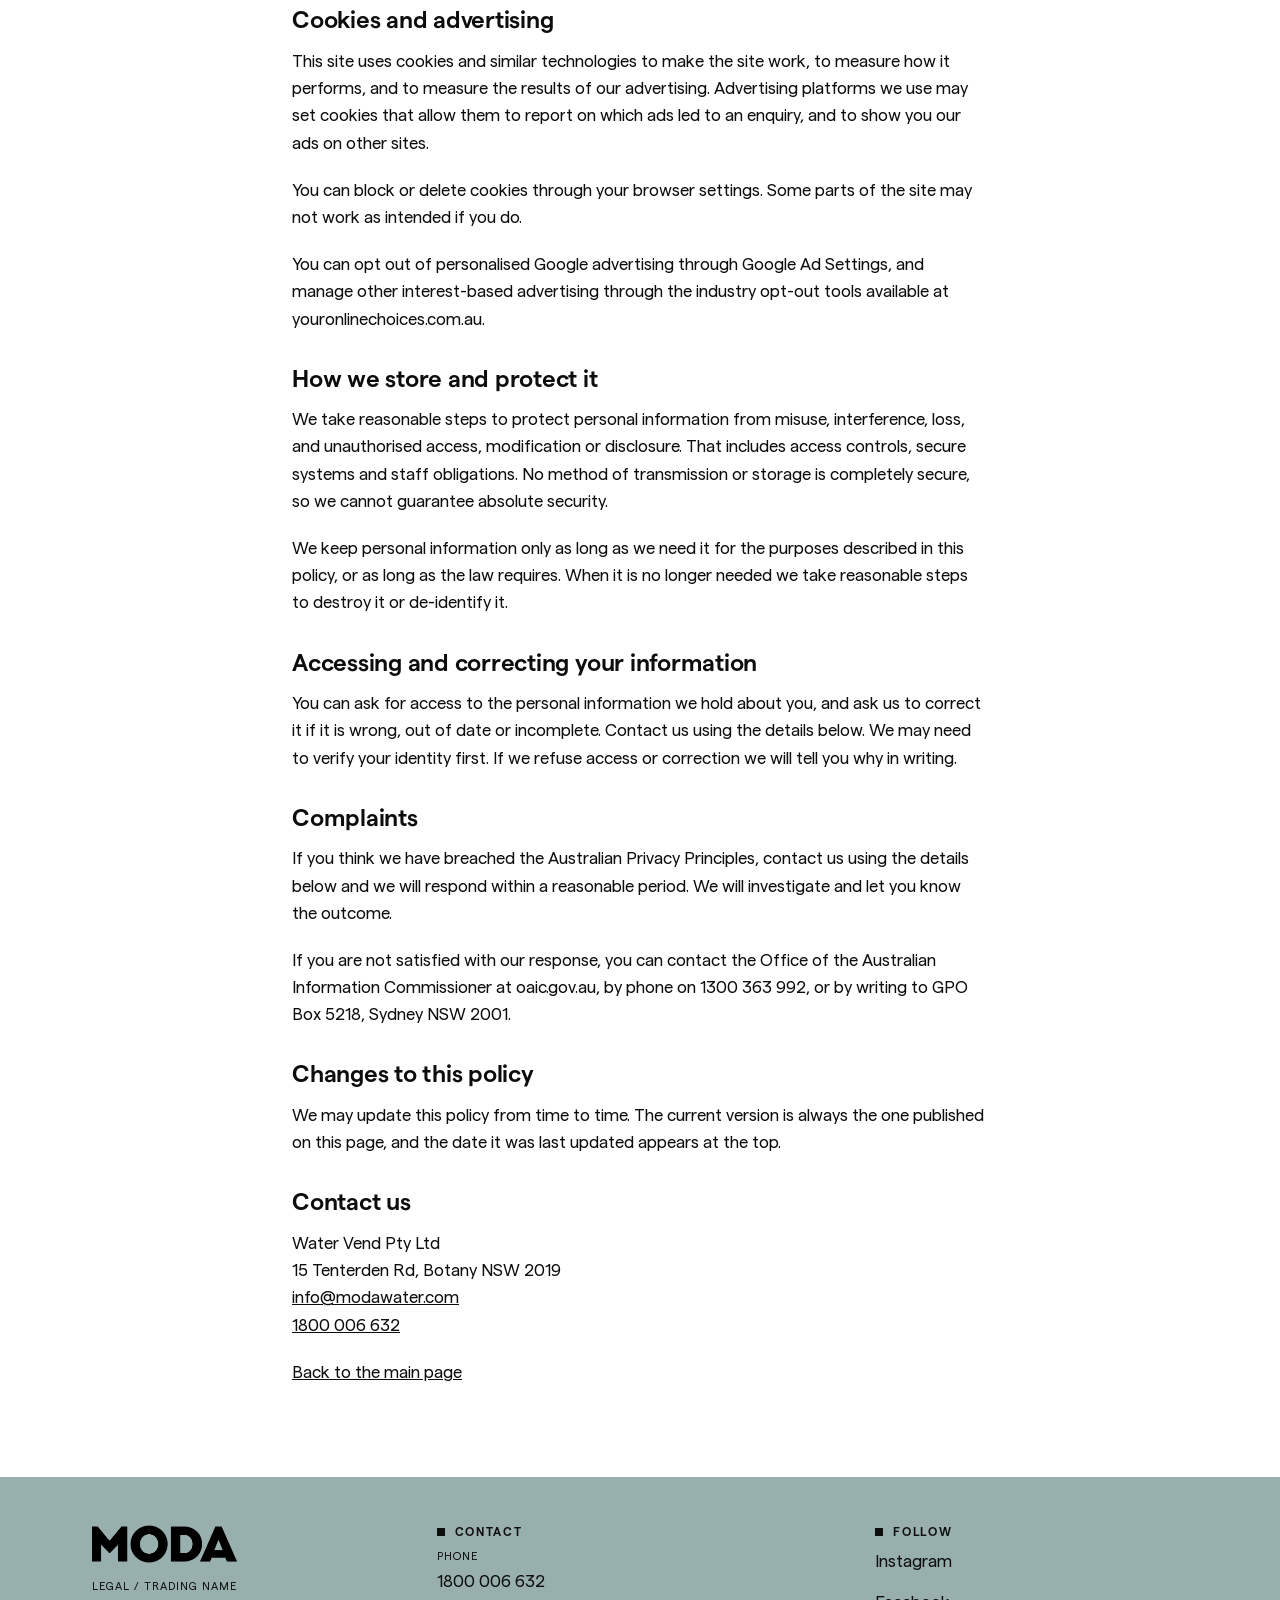
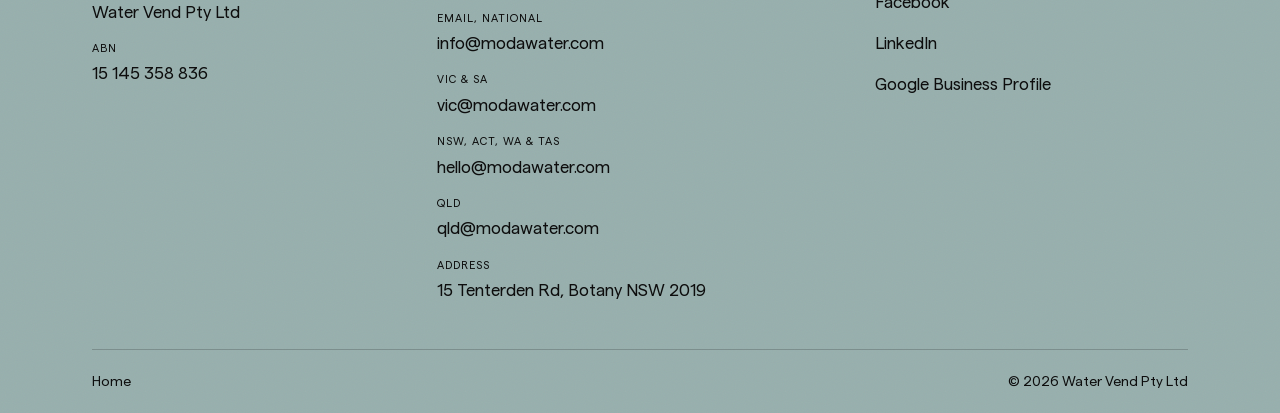
<file: privacy.html>
<!DOCTYPE html>
<html lang="en-AU">
<head>
<meta charset="utf-8">
<!-- Google Tag Manager -->
<script>(function(w,d,s,l,i){w[l]=w[l]||[];w[l].push({'gtm.start':
new Date().getTime(),event:'gtm.js'});var f=d.getElementsByTagName(s)[0],
j=d.createElement(s),dl=l!='dataLayer'?'&l='+l:'';j.async=true;j.src=
'https://www.googletagmanager.com/gtm.js?id='+i+dl;f.parentNode.insertBefore(j,f);
})(window,document,'script','dataLayer','GTM-PTG8SZWD');</script>
<!-- End Google Tag Manager -->
<meta name="viewport" content="width=device-width, initial-scale=1">
<title>Privacy Policy | MODA</title>
<meta name="description" content="How MODA collects, uses, stores and discloses personal information.">
<meta name="robots" content="noindex, follow">

<link rel="icon" type="image/png" sizes="16x16" href="favicon_16x16.png">
<link rel="icon" type="image/png" sizes="32x32" href="favicon_32x32.png">
<link rel="icon" type="image/png" sizes="48x48" href="favicon_48x48.png">
<link rel="icon" type="image/png" sizes="64x64" href="favicon_64x64.png">
<link rel="icon" type="image/png" sizes="128x128" href="favicon_128x128.png">
<link rel="icon" type="image/png" sizes="256x256" href="favicon_256x256.png">
<link rel="apple-touch-icon" sizes="256x256" href="favicon_256x256.png">

<!-- REPLACE DOMAIN: must match index.html and thankyou.html. -->
<link rel="canonical" href="https://example.com.au/privacy.html">

<link rel="icon" href="assets/img/favicon.png" sizes="any">
<link rel="apple-touch-icon" href="assets/img/apple-touch-icon.png">

<!-- Uncomment once the Matter woff2 files are sitting in /assets/fonts/.
     Preloading them before they exist fires a 404 on every page load.
<link rel="preload" href="assets/fonts/Matter-Regular.woff2" as="font" type="font/woff2" crossorigin>
<link rel="preload" href="assets/fonts/Matter-SemiBold.woff2" as="font" type="font/woff2" crossorigin>
-->

<link rel="stylesheet" href="assets/css/styles.css">

<!-- Same inline block as index.html so the wordmark renders identically.
     Move it into assets/css/styles.css whenever suits. -->
<style>
  .footer__mark { line-height: 0; }
  .footer__logo {
    display: block;
    width: auto;
    height: clamp(28px, 4vw, 38px);
  }
</style>

<script src="assets/js/main.js" defer></script>
</head>

<!-- ===========================================================
     DRAFT ONLY. This is a general Australian privacy policy
     written to remove the Google Ads blocker. It is a starting
     point, not legal advice, and it must be reviewed by MODA or
     their adviser before the campaign runs.
     =========================================================== -->

<body>
<!-- Google Tag Manager (noscript) -->
<noscript><iframe src="https://www.googletagmanager.com/ns.html?id=GTM-PTG8SZWD"
height="0" width="0" style="display:none;visibility:hidden"></iframe></noscript>
<!-- End Google Tag Manager (noscript) -->

<a class="skip-link" href="#main">Skip to the content</a>

<header class="masthead">
  <div class="masthead__inner">
    <a class="masthead__mark" href="index.html" aria-label="MODA, home">
      <img class="masthead__logo" src="assets/img/modalogo.webp" alt="MODA"
           width="2251" height="588">
    </a>
    <div class="masthead__cta">
      <a class="btn btn--sm btn--ghost" id="tel-header" href="tel:+611800006632">1800 006 632</a>
      <a class="btn btn--sm btn--primary masthead__book" id="cta-header" href="index.html#consultation">Book a site consultation</a>
    </div>
  </div>
</header>

<main class="doc" id="main">
  <div class="wrap wrap--narrow">

    <h1>Privacy Policy</h1>
    <p class="doc__meta">Last updated 28 August 2026</p>

    <p>This policy explains how Water Vend Pty Ltd ABN 15 145 358 836 trading as MODA collects, uses, stores and discloses personal information. We handle personal information in accordance with the Privacy Act 1988 (Cth) and the Australian Privacy Principles.</p>

    <h2>What we collect</h2>
    <p>We collect the information you give us when you enquire, book a site consultation, or contact us. That typically includes:</p>
    <ul>
      <li>Your name and the name of the venue you represent</li>
      <li>Your venue type and suburb</li>
      <li>Your email address and phone number</li>
      <li>Anything else you choose to tell us in the enquiry form or on a call</li>
    </ul>
    <p>We also collect limited technical information automatically when you visit this site, such as your browser type, the pages you view and the source you arrived from. This is used to understand how the site performs.</p>

    <h2>Why we collect it</h2>
    <p>We use personal information to:</p>
    <ul>
      <li>Respond to your enquiry and arrange a site consultation</li>
      <li>Specify, quote, install and service a system for your venue</li>
      <li>Provide ongoing support and maintenance under a service agreement</li>
      <li>Administer accounts, billing and our contractual obligations</li>
      <li>Improve our website, our service and our advertising</li>
    </ul>
    <p>We only use your information for the purpose you gave it to us, for a directly related purpose you would reasonably expect, or where you have consented or the law requires it.</p>

    <h2>Marketing</h2>
    <p>If you enquire with us, we may contact you about our products and services. Every marketing email includes an unsubscribe link, and you can opt out at any time by contacting us using the details below. We do not sell your personal information.</p>

    <h2>Who we disclose it to</h2>
    <p>We may disclose personal information to:</p>
    <ul>
      <li>Our staff, installers and service technicians, so we can do the work</li>
      <li>Service providers who support our business, such as hosting, email, CRM and payment providers</li>
      <li>Professional advisers, insurers and auditors</li>
      <li>Anyone else you have authorised, or where disclosure is required or permitted by law</li>
    </ul>
    <p>Some of our service providers may store data outside Australia. Where that happens we take reasonable steps to ensure they handle your information consistently with the Australian Privacy Principles.</p>

    <h2>Cookies and advertising</h2>
    <p>This site uses cookies and similar technologies to make the site work, to measure how it performs, and to measure the results of our advertising. Advertising platforms we use may set cookies that allow them to report on which ads led to an enquiry, and to show you our ads on other sites.</p>
    <p>You can block or delete cookies through your browser settings. Some parts of the site may not work as intended if you do.</p>
    <p>You can opt out of personalised Google advertising through Google Ad Settings, and manage other interest-based advertising through the industry opt-out tools available at youronlinechoices.com.au.</p>

    <h2>How we store and protect it</h2>
    <p>We take reasonable steps to protect personal information from misuse, interference, loss, and unauthorised access, modification or disclosure. That includes access controls, secure systems and staff obligations. No method of transmission or storage is completely secure, so we cannot guarantee absolute security.</p>
    <p>We keep personal information only as long as we need it for the purposes described in this policy, or as long as the law requires. When it is no longer needed we take reasonable steps to destroy it or de-identify it.</p>

    <h2>Accessing and correcting your information</h2>
    <p>You can ask for access to the personal information we hold about you, and ask us to correct it if it is wrong, out of date or incomplete. Contact us using the details below. We may need to verify your identity first. If we refuse access or correction we will tell you why in writing.</p>

    <h2>Complaints</h2>
    <p>If you think we have breached the Australian Privacy Principles, contact us using the details below and we will respond within a reasonable period. We will investigate and let you know the outcome.</p>
    <p>If you are not satisfied with our response, you can contact the Office of the Australian Information Commissioner at oaic.gov.au, by phone on 1300 363 992, or by writing to GPO Box 5218, Sydney NSW 2001.</p>

    <h2>Changes to this policy</h2>
    <p>We may update this policy from time to time. The current version is always the one published on this page, and the date it was last updated appears at the top.</p>

    <h2>Contact us</h2>
    <p>
      Water Vend Pty Ltd<br>
      15 Tenterden Rd, Botany NSW 2019<br>
      <a href="mailto:info@modawater.com">info@modawater.com</a><br>
      <a href="tel:+611800006632">1800 006 632</a>
    </p>

    <p><a href="index.html">Back to the main page</a></p>

  </div>
</main>

<!-- ============================================================
     FOOTER, matched to index.html
     ============================================================ -->
<footer class="footer">
  <div class="wrap footer__inner">
    <div class="footer__top">

      <div class="col">
        <p class="footer__mark">
          <img class="footer__logo" src="assets/img/modalogo.webp" alt="MODA"
               width="2251" height="588" loading="lazy">
        </p>
        <p class="col__row"><span class="lbl">Legal / trading name</span>Water Vend Pty Ltd</p>
        <p class="col__row"><span class="lbl">ABN</span>15 145 358 836</p>
      </div>

      <div class="col">
        <h2 class="label">Contact</h2>
        <p class="col__row"><span class="lbl">Phone</span><a id="tel-footer" href="tel:+611800006632">1800 006 632</a></p>
        <p class="col__row"><span class="lbl">Email, national</span><a href="mailto:info@modawater.com">info@modawater.com</a></p>
        <p class="col__row"><span class="lbl">VIC &amp; SA</span><a href="mailto:vic@modawater.com">vic@modawater.com</a></p>
        <p class="col__row"><span class="lbl">NSW, ACT, WA &amp; TAS</span><a href="mailto:hello@modawater.com">hello@modawater.com</a></p>
        <p class="col__row"><span class="lbl">QLD</span><a href="mailto:qld@modawater.com">qld@modawater.com</a></p>
        <p class="col__row"><span class="lbl">Address</span>15 Tenterden Rd, Botany NSW 2019</p>
      </div>

      <div class="col">
        <h2 class="label">Follow</h2>
        <p class="col__row"><a href="https://instagram.com/moda.water" rel="noopener">Instagram</a></p>
        <p class="col__row"><a href="https://facebook.com/moda.water" rel="noopener">Facebook</a></p>
        <p class="col__row"><a href="https://linkedin.com/company/modawater" rel="noopener">LinkedIn</a></p>
        <p class="col__row"><a href="https://share.google/PyXbDDXTpH6Lkrqee" rel="noopener">Google Business Profile</a></p>
      </div>

    </div>

    <div class="footer__bottom">
      <ul class="footer__links">
        <li><a href="index.html">Home</a></li>
      </ul>
      <p class="footer__copy">&copy; <span id="year">2026</span> Water Vend Pty Ltd</p>
    </div>
  </div>
</footer>

</body>
</html>
</file>
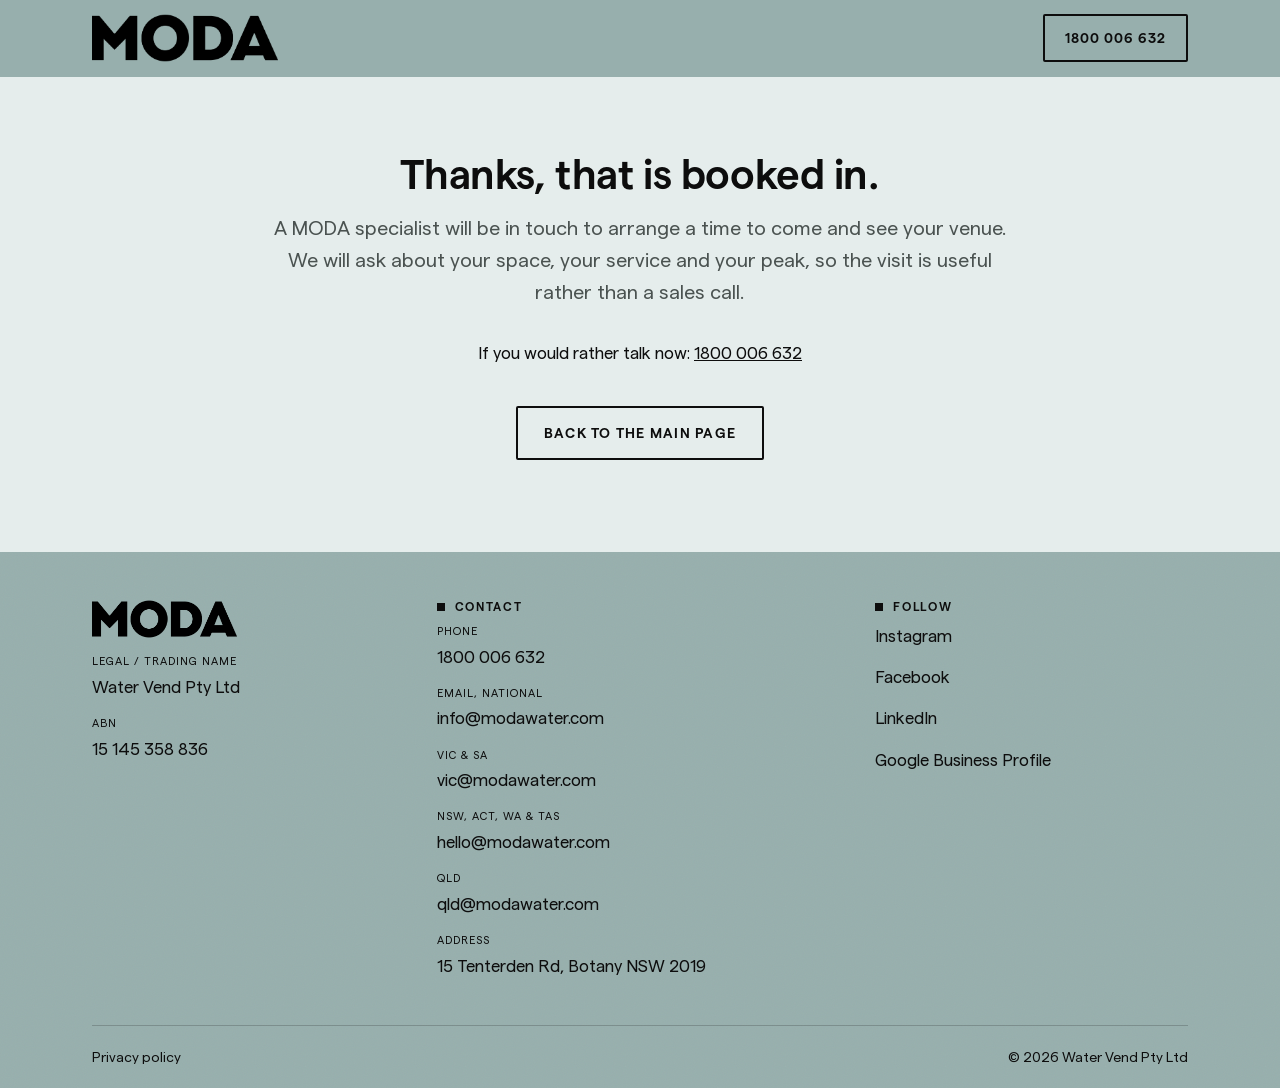
<file: thankyou.html>
<!DOCTYPE html>
<html lang="en-AU">
<head>
<meta charset="utf-8">
<!-- Google Tag Manager -->
<script>(function(w,d,s,l,i){w[l]=w[l]||[];w[l].push({'gtm.start':
new Date().getTime(),event:'gtm.js'});var f=d.getElementsByTagName(s)[0],
j=d.createElement(s),dl=l!='dataLayer'?'&l='+l:'';j.async=true;j.src=
'https://www.googletagmanager.com/gtm.js?id='+i+dl;f.parentNode.insertBefore(j,f);
})(window,document,'script','dataLayer','GTM-PTG8SZWD');</script>
<!-- End Google Tag Manager -->
<meta name="viewport" content="width=device-width, initial-scale=1">
<title>Thanks, your site consultation is booked | MODA</title>
<meta name="description" content="Thanks for booking a MODA site consultation. A specialist will be in touch to arrange a time to see your venue.">
<meta name="robots" content="noindex, follow">

<link rel="icon" type="image/png" sizes="16x16" href="favicon_16x16.png">
<link rel="icon" type="image/png" sizes="32x32" href="favicon_32x32.png">
<link rel="icon" type="image/png" sizes="48x48" href="favicon_48x48.png">
<link rel="icon" type="image/png" sizes="64x64" href="favicon_64x64.png">
<link rel="icon" type="image/png" sizes="128x128" href="favicon_128x128.png">
<link rel="icon" type="image/png" sizes="256x256" href="favicon_256x256.png">
<link rel="apple-touch-icon" sizes="256x256" href="favicon_256x256.png">

<!-- REPLACE DOMAIN: must match index.html and privacy.html. -->
<link rel="canonical" href="https://example.com.au/thankyou.html">

<link rel="icon" href="assets/img/favicon.png" sizes="any">
<link rel="apple-touch-icon" href="assets/img/apple-touch-icon.png">

<!-- Uncomment once the Matter woff2 files are sitting in /assets/fonts/.
     Preloading them before they exist fires a 404 on every page load.
<link rel="preload" href="assets/fonts/Matter-Regular.woff2" as="font" type="font/woff2" crossorigin>
<link rel="preload" href="assets/fonts/Matter-SemiBold.woff2" as="font" type="font/woff2" crossorigin>
-->

<link rel="stylesheet" href="assets/css/styles.css">

<!-- Same inline block as index.html so the wordmark renders identically.
     Move it into assets/css/styles.css whenever suits. -->
<style>
  .footer__mark { line-height: 0; }
  .footer__logo {
    display: block;
    width: auto;
    height: clamp(28px, 4vw, 38px);
  }
</style>

<script src="assets/js/main.js" defer></script>
</head>
<body>
<!-- Google Tag Manager (noscript) -->
<noscript><iframe src="https://www.googletagmanager.com/ns.html?id=GTM-PTG8SZWD"
height="0" width="0" style="display:none;visibility:hidden"></iframe></noscript>
<!-- End Google Tag Manager (noscript) -->

<a class="skip-link" href="#main">Skip to the content</a>

<header class="masthead">
  <div class="masthead__inner">
    <a class="masthead__mark" href="index.html" aria-label="MODA, home">
      <img class="masthead__logo" src="assets/img/modalogo.webp" alt="MODA"
           width="2251" height="588">
    </a>
    <div class="masthead__cta">
      <a class="btn btn--sm btn--ghost" id="tel-header" href="tel:+611800006632">1800 006 632</a>
    </div>
  </div>
</header>

<main id="main">
  <!-- This page is the conversion destination. A GTM trigger can fire on
       the page path alone, so no tag is needed in this source. -->
  <div class="wrap wrap--narrow thanks">
    <h1>Thanks, that is booked in.</h1>
    <p class="section__sub">A MODA specialist will be in touch to arrange a time to come and see your venue. We will ask about your space, your service and your peak, so the visit is useful rather than a sales call.</p>
    <p>If you would rather talk now:
      <a href="tel:+611800006632">1800 006 632</a>
    </p>
    <p><a class="btn btn--ghost" href="index.html">Back to the main page</a></p>
  </div>
</main>

<!-- ============================================================
     FOOTER, matched to index.html
     ============================================================ -->
<footer class="footer">
  <div class="wrap footer__inner">
    <div class="footer__top">

      <div class="col">
        <p class="footer__mark">
          <img class="footer__logo" src="assets/img/modalogo.webp" alt="MODA"
               width="2251" height="588" loading="lazy">
        </p>
        <p class="col__row"><span class="lbl">Legal / trading name</span>Water Vend Pty Ltd</p>
        <p class="col__row"><span class="lbl">ABN</span>15 145 358 836</p>
      </div>

      <div class="col">
        <h2 class="label">Contact</h2>
        <p class="col__row"><span class="lbl">Phone</span><a id="tel-footer" href="tel:+611800006632">1800 006 632</a></p>
        <p class="col__row"><span class="lbl">Email, national</span><a href="mailto:info@modawater.com">info@modawater.com</a></p>
        <p class="col__row"><span class="lbl">VIC &amp; SA</span><a href="mailto:vic@modawater.com">vic@modawater.com</a></p>
        <p class="col__row"><span class="lbl">NSW, ACT, WA &amp; TAS</span><a href="mailto:hello@modawater.com">hello@modawater.com</a></p>
        <p class="col__row"><span class="lbl">QLD</span><a href="mailto:qld@modawater.com">qld@modawater.com</a></p>
        <p class="col__row"><span class="lbl">Address</span>15 Tenterden Rd, Botany NSW 2019</p>
      </div>

      <div class="col">
        <h2 class="label">Follow</h2>
        <p class="col__row"><a href="https://instagram.com/moda.water" rel="noopener">Instagram</a></p>
        <p class="col__row"><a href="https://facebook.com/moda.water" rel="noopener">Facebook</a></p>
        <p class="col__row"><a href="https://linkedin.com/company/modawater" rel="noopener">LinkedIn</a></p>
        <p class="col__row"><a href="https://share.google/PyXbDDXTpH6Lkrqee" rel="noopener">Google Business Profile</a></p>
      </div>

    </div>

    <div class="footer__bottom">
      <ul class="footer__links">
        <li><a href="privacy.html">Privacy policy</a></li>
      </ul>
      <p class="footer__copy">&copy; <span id="year">2026</span> Water Vend Pty Ltd</p>
    </div>
  </div>
</footer>

</body>
</html>
</file>
<file: assets/css/styles.css>
/* =============================================================
   MODA hospitality landing page
   -------------------------------------------------------------
   Base styles ARE the mobile styles. Media queries only widen.

   00. Tokens
   01. Fonts
   02. Reset and base
   03. Typography helpers
   04. Buttons
   05. Layout bands and wrappers
   06. Image slots
   07. Placeholders
   08. Masthead
   09. Hero
   10. Forms
   11. Social proof
   12. Venue cards
   13. How it works
   14. What the fee covers
   15. Service is our difference
   15b. Your one stop water shop
   16. Trust signals
   17. FAQ accordion
   18. Bottom CTA
   19. Footer
   20. Sticky bar
   21. Privacy and thank you pages
   22. Reduced motion
   ============================================================= */


/* 00. Tokens ------------------------------------------------- */
:root{
  /* Colour. Sage updated to #97AFAD per client. The rest sampled from
     the MODA site screenshots. Replace if exact brand values exist. */
  --ink:        #0D0D0D;
  --ink-band:   #101413;   /* green-cast near-black, so the dark band relates to the sage */
  --sage:       #97AFAD;
  --sage-deep:  #97AFAD;
  --sage-hover: #819E9C;   /* darkened sage for button hover states */
  --paper:      #FFFFFF;
  --paper-alt:  #E5EDEC;   /* page canvas, warmed slightly off the old clinical grey */
  --line:       #C8D2D0;
  /* Wire rim on the form cards. Light from the top right, falling to a dark
     grey at the lower left, then catching again in the bottom corner. */
  --rim: linear-gradient(225deg,#ffffff 0%,#e9ebee 20%,#b0b6bd 42%,#828892 62%,#9aa0a8 78%,#d3d7db 100%);
  --muted:      #4A5250;
  --slot:       #97AFAD;
  --flag:       #A32B12;   /* build-time only, marks unsupplied content */

  /* Grain. Inline SVG, roughly 1KB, no network request. Used at very low
     opacity on the dark surfaces so they read as printed rather than flat. */
  --grain: url("data:image/svg+xml,%3Csvg xmlns='http://www.w3.org/2000/svg' width='160' height='160'%3E%3Cfilter id='n'%3E%3CfeTurbulence type='fractalNoise' baseFrequency='.9' numOctaves='3'/%3E%3C/filter%3E%3Crect width='160' height='160' filter='url(%23n)'/%3E%3C/svg%3E");

  /* Fluting, taken from the ribbing on the glass. Masked so it fades out
     before it reaches any text. */
  --flute: repeating-linear-gradient(90deg, rgba(151,175,173,.07) 0 1px, transparent 1px 14px);

  /* Type scale */
  --step--2: .75rem;
  --step--1: clamp(.8125rem, .79rem + .11vw, .875rem);
  --step-0:  clamp(1rem, .97rem + .14vw, 1.0625rem);
  --step-1:  clamp(1.125rem, 1.08rem + .22vw, 1.25rem);
  --step-2:  clamp(1.3125rem, 1.24rem + .36vw, 1.5rem);
  --step-3:  clamp(1.5rem, 1.37rem + .64vw, 1.875rem);
  --step-4:  clamp(1.8125rem, 1.55rem + 1.3vw, 2.625rem);
  --step-5:  clamp(2.125rem, 1.6rem + 2.6vw, 3.75rem);
  --step-6:  clamp(2.6rem, 1.4rem + 5vw, 5.5rem);   /* statement caps only */

  /* Spacing */
  --sp-1: .5rem;
  --sp-2: .875rem;
  --sp-3: 1.25rem;
  --sp-4: 2rem;
  --sp-5: 3rem;
  --sp-6: 4.5rem;

  /* The reference site has no rounded corners anywhere. Keeping it. */
  --radius: 0;
  --radius-sm: 2px;

  --shadow-1: 0 1px 2px rgba(13,13,13,.06);
  --shadow-2: 0 6px 20px rgba(13,13,13,.08);
  --shadow-3: 0 -2px 18px rgba(13,13,13,.14);

  --stickybar-h: 68px;
  /* Masthead height is fixed so the logo can be sized as a share of it.
     Shorter on mobile, or the logo and the phone number fight for width. */
  --masthead-h: 56px;
}


/* 01. Fonts -------------------------------------------------- */
/* Matter, self-hosted. See /assets/fonts/fonts-required.md.
   Until the woff2 files land, the fallback stack renders instead. */
@font-face{
  font-family:"Matter";
  src:url("../fonts/Matter-Regular.woff2") format("woff2");
  font-weight:400; font-style:normal; font-display:swap;
}
@font-face{
  font-family:"Matter";
  src:url("../fonts/Matter-Medium.woff2") format("woff2");
  font-weight:500; font-style:normal; font-display:swap;
}
@font-face{
  font-family:"Matter";
  src:url("../fonts/Matter-SemiBold.woff2") format("woff2");
  font-weight:600; font-style:normal; font-display:swap;
}
@font-face{
  font-family:"Matter";
  src:url("../fonts/Matter-Bold.woff2") format("woff2");
  font-weight:700; font-style:normal; font-display:swap;
}


/* 02. Reset and base ----------------------------------------- */
*,*::before,*::after{box-sizing:border-box}
html{-webkit-text-size-adjust:100%; scroll-behavior:smooth}
body{
  margin:0;
  background:var(--paper-alt);
  color:var(--ink);
  font-family:"Matter",-apple-system,BlinkMacSystemFont,"Segoe UI",Roboto,"Helvetica Neue",Arial,sans-serif;
  font-size:var(--step-0);
  line-height:1.6;
  -webkit-font-smoothing:antialiased;
}
/* Clears the sticky bar so it never sits over the footer. The class is added
   by main.js only on pages that actually carry a bar. */
body.has-stickybar{
  padding-bottom:calc(var(--stickybar-h) + env(safe-area-inset-bottom, 0px));
}
h1,h2,h3,h4{margin:0 0 var(--sp-2); line-height:1.15; font-weight:600; letter-spacing:-.01em}
p{margin:0 0 var(--sp-3)}
ul,ol{margin:0; padding:0; list-style:none}   /* reset both, or ol markers reappear */
img,svg{max-width:100%; height:auto; display:block}
a{color:inherit}
:focus-visible{outline:3px solid var(--ink); outline-offset:2px}

.skip-link{
  position:absolute; left:-9999px; top:0; z-index:200;
  background:var(--ink); color:var(--paper); padding:12px 18px;
}
.skip-link:focus{left:0}

.vh{
  position:absolute!important; width:1px; height:1px; overflow:hidden;
  clip:rect(0 0 0 0); clip-path:inset(50%); white-space:nowrap;
}


/* 03. Typography helpers ------------------------------------- */
/* The square bullet label is the site's own motif. Reserved for eyebrows
   and the trust strip only. Card headings use .h-card instead, so the mark
   stays a signal rather than becoming wallpaper. */
.label{
  font-size:var(--step--2);
  text-transform:uppercase;
  letter-spacing:.14em;
  font-weight:600;
  color:var(--sage-deep);
  margin:0 0 var(--sp-1);
  display:flex; align-items:center; gap:10px;
}
.label::before{content:""; width:8px; height:8px; background:currentColor; flex:0 0 auto}
.label--empty{color:var(--flag)}

/* Card and list headings. Sentence case, real heading weight. */
.h-card{font-size:var(--step-1); letter-spacing:-.01em; margin:0 0 var(--sp-1)}

.section__title{font-size:var(--step-4); letter-spacing:-.025em; margin-bottom:var(--sp-2)}

/* Caps is applied here, never typed into the markup, so the content stays
   sentence case for screen readers and for search. Short lines only, four
   or five words. Anything longer becomes a wall. */
.section__title--caps{
  font-size:var(--step-6); text-transform:uppercase;
  letter-spacing:.005em; line-height:.94; max-width:15ch;
}
.section__sub{font-size:var(--step-1); color:var(--muted); margin-bottom:var(--sp-4)}
.section__sub--strong{color:var(--ink); font-weight:500}
.prose{max-width:66ch}
.lbl{
  display:block; font-size:.6875rem; text-transform:uppercase;
  letter-spacing:.09em; color:var(--muted); margin-bottom:3px;
}


/* 04. Buttons ------------------------------------------------- */
.btn{
  display:inline-flex; align-items:center; justify-content:center;
  min-height:52px; padding:14px 26px;
  font:inherit; font-weight:600; font-size:var(--step--1);
  text-transform:uppercase; letter-spacing:.09em;
  text-decoration:none; text-align:center; white-space:nowrap;
  border:2px solid var(--ink); border-radius:var(--radius-sm);
  cursor:pointer; transition:background .15s ease, color .15s ease;
  width:100%;                       /* full width, stacked, on mobile */
}
.btn--primary{background:var(--ink); color:var(--paper)}
.btn--primary:hover{background:#000}
.btn--ghost{background:transparent; color:var(--ink)}
.btn--onDark{background:var(--paper); color:var(--ink); border-color:var(--paper)}
.btn--onDark:hover{background:#EDF0EF}
.btn--ghost:hover{background:rgba(13,13,13,.06)}
.btn--block{width:100%}
.btn.is-placeholder{border-style:dashed; border-color:var(--flag); color:var(--flag)}
/* Compact variant for the masthead, where the bar is only 56px tall on
   mobile and 76px on desktop. Overrides the mobile full-width default. */
.btn--sm{
  min-height:38px; padding:9px 16px;
  font-size:var(--step--2); letter-spacing:.07em;
  width:auto;
}

@media (min-width:30em){
  .btn{width:auto}
  .btn--block{width:100%}
}


/* 05. Layout bands and wrappers ------------------------------- */
.wrap{width:100%; max-width:1160px; margin:0 auto; padding:0 20px}
.wrap--narrow{max-width:760px}

.band{padding:var(--sp-5) 0; background:var(--paper-alt)}
.band--alt{background:var(--paper)}
.band--statement{
  position:relative; overflow:hidden;
  background:var(--ink-band); color:var(--paper);
}
.band--statement::before{
  content:""; position:absolute; inset:0; z-index:1; pointer-events:none;
  background-image:var(--grain); background-size:160px 160px; opacity:.07;
}
.band--statement::after{
  content:""; position:absolute; inset:0; z-index:1; pointer-events:none;
  background-image:var(--flute);
  -webkit-mask-image:linear-gradient(to bottom, #000 0%, transparent 30%);
  mask-image:linear-gradient(to bottom, #000 0%, transparent 30%);
}
.band--statement > .wrap{position:relative; z-index:2}
.band--tight{padding:var(--sp-4) 0}
.band--close{background:var(--paper); border-top:1px solid var(--line)}
/* For a band ending in a full-bleed element that must meet the next one. */
.band--flush{padding-bottom:0}
.band__cta{margin:var(--sp-4) 0 0}
.band__cta .btn--primary{
  background:var(--sage); color:var(--ink); border-color:var(--sage);
}
.band__cta .btn--primary:hover{
  background:var(--sage-hover); border-color:var(--sage-hover);
}

@media (min-width:48em){
  .wrap{padding:0 32px}
  .band{padding:var(--sp-6) 0}
  .band--tight{padding:var(--sp-5) 0}
}


/* 06. Image slots -------------------------------------------- */
.slot{
  position:relative; overflow:hidden;
  background:var(--slot);
  border-radius:var(--radius);
  aspect-ratio:var(--ratio, 4 / 3);
}
.slot img{width:100%; height:100%; object-fit:cover}
.slot.is-empty img{display:none}
/* Empty state names the file it is waiting for, so the page can be shown
   to the client before the photography lands. */
.slot.is-empty::after{
  content:attr(data-caption);
  position:absolute; inset:auto 0 0 0; padding:14px 16px;
  font-size:var(--step--2); letter-spacing:.14em; text-transform:uppercase;
  color:#2B3331; background:linear-gradient(transparent, rgba(151,175,173,.9));
}


/* 07. Placeholders ------------------------------------------- */
/* Deliberately loud. Nothing here should ever reach a live campaign. */
.ph{
  display:inline-block;
  font-family:ui-monospace,SFMono-Regular,Menlo,Consolas,monospace;
  font-size:.75rem; line-height:1.45; font-weight:400;
  color:var(--flag); background:rgba(255,255,255,.6);
  border:1px dashed var(--flag); padding:5px 8px;
  text-transform:none; letter-spacing:0;
}
.ph--wide{display:block; margin-top:var(--sp-3)}


/* 08. Masthead ----------------------------------------------- */
.masthead{
  background:var(--sage); border-bottom:1px solid var(--sage-deep);
  position:relative; z-index:20;
}
.masthead__inner{
  max-width:1160px; margin:0 auto; padding:0 20px;
  min-height:var(--masthead-h);
  display:flex; align-items:center; justify-content:space-between; gap:12px;
}
.masthead__mark{display:flex; align-items:center; text-decoration:none}
/* 64% of the bar height, width follows the file's 3.83:1 ratio. */
.masthead__logo{height:calc(var(--masthead-h) * .64); width:auto}
/* Kept for privacy.html and thank-you.html, which still carry the plain
   tel link in the bar. The index masthead uses .masthead__cta instead. */
.masthead__tel{
  font-size:var(--step--1); font-weight:600; white-space:nowrap;
  text-transform:uppercase; letter-spacing:.08em; text-decoration:none;
  color:var(--ink);
}
/* Two buttons in the bar. Below 48em there is not enough width for the
   logo and both, so the book button is hidden there and the sticky bottom
   bar carries that CTA instead. */
.masthead__cta{display:flex; align-items:center; gap:10px}
.masthead__book{display:none}

.masthead__book{
  background:var(--paper); color:var(--ink); border-color:var(--paper);
}
.masthead__book:hover{
  background:#EDF0EF; border-color:#EDF0EF;
}

@media (min-width:48em){
  :root{--masthead-h:76px}
  .masthead__inner{padding:0 32px}
  .masthead__tel{font-size:var(--step-0)}
  .masthead__book{display:inline-flex}
  .masthead__cta .btn--sm{
    min-height:44px; padding:11px 20px; font-size:var(--step--1);
  }
}


/* 09. Hero ---------------------------------------------------- */
/* Full-bleed dark header image with the copy reversed out over it.
   The white form card sits on top and keeps the light treatment. */
.band--hero{
  position:relative; isolation:isolate; overflow:hidden;
  padding:var(--sp-5) 0;
  background:var(--ink-band); color:var(--paper);
}
.hero__bg{position:absolute; inset:0; z-index:0; pointer-events:none}
.hero__bg img{width:100%; height:100%; object-fit:cover; object-position:calc(50% + 500px) center}
/* Scrim. Holds the contrast on the copy no matter how the photo is exposed.
   Vertical on small screens, weighted to the left once the grid splits. */
.hero__bg::after{
  content:""; position:absolute; inset:0;
  background:linear-gradient(to bottom, rgba(16,20,19,.56), rgba(16,20,19,.42));
}
.band--hero > .wrap{position:relative; z-index:2}

.hero{display:grid; gap:var(--sp-4)}
.hero__copy{text-align:center}
/* One step down from the display size so the line holds to two lines
   at desktop width. Balance evens the two lines out. */
.hero__title{
  font-size:var(--step-4); letter-spacing:-.02em; text-wrap:balance;
  margin-bottom:var(--sp-3); color:var(--paper);
}
.hero__sub{font-size:var(--step-1); color:rgba(255,255,255,.87); margin-bottom:var(--sp-3)}
.hero__actions{display:grid; gap:var(--sp-2)}

/* Hero buttons only. Scoped to .hero__actions so the submit button inside
   the white form card is left alone. */
.hero__actions .btn--primary{background:var(--paper); color:var(--ink); border-color:var(--paper)}
.hero__actions .btn--primary:hover{background:#EDF0EF; border-color:#EDF0EF}
/* Slight white fill in the resting state, so the call button reads as a
   button against the photo rather than an outline floating on it. */
.hero__actions .btn--ghost{
  color:var(--paper); border-color:var(--paper);
  background:rgba(255,255,255,.16);
  -webkit-backdrop-filter:blur(2px); backdrop-filter:blur(2px);
}
.hero__actions .btn--ghost:hover{background:rgba(255,255,255,.28)}

/* Certification line and logo row under the hero buttons. Centred on the
   hero copy column at every width, with the four marks always on one line. */
.herotrust{
  display:flex; flex-direction:column; flex-wrap:nowrap;
  align-items:center; justify-content:center;
  gap:var(--sp-2); margin-top:var(--sp-4); text-align:center;
}
.herotrust__item{
  margin:0;
  display:flex; align-items:center; justify-content:center; gap:10px;
  font-size:var(--step--2); font-weight:600;
  text-transform:uppercase; letter-spacing:.1em; color:rgba(255,255,255,.88);
}
.herotrust__icon{
  width:26px; height:26px; flex:none;
  fill:none; stroke:var(--sage); stroke-width:1.5;
  stroke-linecap:round; stroke-linejoin:round;
}
.herotrust__logos{
  list-style:none; margin:0; padding:0;
  display:flex; flex-wrap:nowrap;
  align-items:center; justify-content:center;
  gap:clamp(0.75rem, 3vw, 1.5rem);
}
.herotrust__logos li{margin:0; min-width:0; flex:0 0 auto}
.herotrust__logos img{
  display:block; width:auto;
  height:clamp(41px, 7.2vw, 58px);
}
.hero__copy :focus-visible{outline-color:var(--paper)}

@media (min-width:48em){
  .band--hero{padding:var(--sp-6) 0}
  .hero__bg img{object-position:center}
  .hero__copy{text-align:left}
  .hero__actions{grid-auto-flow:column; justify-content:start}
}
@media (min-width:60em){
  .hero__bg::after{
    background:linear-gradient(to right, rgba(16,20,19,.60) 0%, rgba(16,20,19,.50) 55%, rgba(16,20,19,.39) 100%);
  }
  .hero{
    grid-template-columns:1.05fr .95fr;
    grid-template-areas:"copy form";
    align-items:center; gap:var(--sp-4) var(--sp-5);
  }
  .hero__copy{grid-area:copy}
  .formcard{grid-area:form}
}


/* 10. Forms --------------------------------------------------- */
/* The border is transparent and filled by the rim gradient painted to the
   border box. The hairline ring sharpens the outer edge, the offset shadow
   drops it off the page, and the inset does the inner lip. That inset is
   clipped to the padding box, so it lands just inside the rim without
   needing the separate face element. */
.formcard{
  border:3px solid transparent; border-radius:5px;
  background:linear-gradient(#fff,#fff) padding-box,
             var(--rim) border-box;
  box-shadow:inset -2px 2px 4px rgba(110,116,126,.5),
             inset 1px -1px 2px rgba(110,116,126,.28),
             0 0 0 1px rgba(104,110,118,.26),
             -1px 2px 3px rgba(45,49,55,.3);
  padding:var(--sp-3); scroll-margin-top:80px;
  color:var(--ink);   /* the hero band sets white, the card must not inherit it */
}
.formcard--close{
  background:linear-gradient(var(--paper-alt),var(--paper-alt)) padding-box,
             var(--rim) border-box;
}
/* Hero card only. Sits on the photo, so it is let down to 88% with a blur
   behind it. The close form sits on white, where transparency would do
   nothing. Raise the alpha if a busy image shows through too much. */
.band--hero .formcard{
  background:linear-gradient(rgba(255,255,255,.88),rgba(255,255,255,.88)) padding-box,
             var(--rim) border-box;
  -webkit-backdrop-filter:blur(10px);
  backdrop-filter:blur(10px);
}
.formcard__title{
  font-size:var(--step-2); color:var(--ink);
  text-transform:uppercase; letter-spacing:.02em;
}
.formcard__intro{color:var(--muted); font-size:var(--step--1)}
.formcard__intro b{display:block; font-weight:inherit}

.form{display:grid; gap:var(--sp-2)}
.field{display:grid; gap:5px}
.field label{
  font-size:var(--step--2); font-weight:600;
  text-transform:uppercase; letter-spacing:.1em; color:var(--muted);
}
.field__opt{font-weight:400; letter-spacing:.1em; opacity:.75}
/* Direct child only, so nothing nested in a fieldset gets stretched. */
.field > input,
.field > select,
.field > textarea{
  width:100%; min-height:48px; padding:12px 14px;
  font:inherit; font-size:var(--step-0); color:var(--ink);
  background:var(--paper); border:1px solid var(--line);
  border-radius:var(--radius-sm);
}
.field > textarea{min-height:88px; resize:vertical}
.field > select{
  appearance:none;
  background-image:linear-gradient(45deg,transparent 50%,var(--ink) 50%),
                   linear-gradient(135deg,var(--ink) 50%,transparent 50%);
  background-position:calc(100% - 20px) 21px, calc(100% - 14px) 21px;
  background-size:6px 6px, 6px 6px;
  background-repeat:no-repeat;
}
.field.is-invalid > input,
.field.is-invalid > select,
.field.is-invalid > textarea{border-color:var(--flag); border-width:2px}
.field__error{
  margin:0; font-size:.75rem; color:var(--flag); font-weight:600; display:none;
}
.field.is-invalid .field__error{display:block}

.form__foot{
  margin:0; font-size:.75rem; color:var(--muted);
  text-transform:uppercase; letter-spacing:.06em; text-align:center;
}
/* Submit button, brand sage. Ink text rather than white, which would not
   hold contrast on a colour this light. */
.form .btn--primary{background:var(--sage); color:var(--ink); border-color:var(--sage)}
.form .btn--primary:hover{background:var(--sage-hover); border-color:var(--sage-hover)}

.form__done{padding:var(--sp-3) 0}
.form__done h3{font-size:var(--step-2)}

/* Honeypot. Off-screen rather than display:none so bots still fill it. */
.hp{position:absolute; left:-9999px; width:1px; height:1px; overflow:hidden}

@media (min-width:48em){
  .formcard{padding:var(--sp-4)}
}


/* 11. Social proof -------------------------------------------- */
.proof{display:grid; gap:var(--sp-4)}
.proof__video .ph{margin-top:var(--sp-2)}
.proof__quotes{display:grid; gap:var(--sp-3)}
.quote{margin:0; padding:var(--sp-3); background:var(--paper-alt); border-left:4px solid var(--ink)}
.quote blockquote{margin:0 0 var(--sp-2); font-size:var(--step-2); font-weight:500; line-height:1.3}
.quote blockquote::before{content:"\201C"}
.quote blockquote::after{content:"\201D"}
.quote figcaption{font-size:var(--step--1); font-weight:600; display:grid; gap:8px; justify-items:start}
.quote--long blockquote{font-size:var(--step-1); line-height:1.35}
.quote__org{
  font-size:.75rem; text-transform:uppercase; letter-spacing:.1em; color:var(--muted);
}
.quote--empty{border-left-color:var(--flag); padding:var(--sp-2)}
.quote--empty p{margin:0}

/* Client logo strip. Four across on mobile, six once there is room. */
.logos{
  list-style:none;
  margin:clamp(2.5rem, 5vw, 3.5rem) 0 0;
  padding:0;
  display:grid;
  grid-template-columns:repeat(4, 1fr);
  align-items:center; justify-items:center;
  gap:1rem 0.9rem;
}
.logos li{
  margin:0; width:100%;
  display:flex; align-items:center; justify-content:center;
}
.logos img{
  display:block;
  width:100%; max-width:116px; height:auto;
  opacity:.62;
  mix-blend-mode:multiply;
}

@media (min-width:37.5em){
  .logos{gap:clamp(0.9rem, 1.6vw, 1.5rem)}
}
@media (min-width:56.25em){
  .logos{grid-template-columns:repeat(6, 1fr)}
}
@media (min-width:60em){
  .proof{grid-template-columns:1.15fr .85fr; align-items:start; gap:var(--sp-5)}
}


/* 12. Venue cards --------------------------------------------- */
/* Stacked on mobile, never a carousel. Carousels hide the venue
   type the visitor arrived looking for. */
.venues{display:grid; gap:var(--sp-4)}
/* Landscape on mobile so four stacked cards do not run to three screens. */
.venue .slot{aspect-ratio:3 / 2}
.venue{display:grid; gap:var(--sp-2); align-content:start}
.venue p{margin:0; color:var(--muted)}
.venue .label{margin-top:var(--sp-1)}

@media (min-width:36em){
  .venues{grid-template-columns:repeat(2,minmax(0,1fr)); gap:var(--sp-4) var(--sp-3)}
  .venue .slot{aspect-ratio:var(--ratio)}
}
@media (min-width:60em){
  .venues{grid-template-columns:repeat(4,minmax(0,1fr))}
}


/* 13. How it works -------------------------------------------- */
.how{display:grid; gap:var(--sp-4)}
.steps{display:grid; gap:var(--sp-3); counter-reset:none}
.step{
  display:grid; gap:6px;
  padding-top:var(--sp-2); border-top:1px solid var(--line);
}
.step__n{
  font-size:var(--step--1); font-weight:700; letter-spacing:.12em; color:var(--sage-deep);
}
.step h3{font-size:var(--step-1); margin:0}
.step p{margin:0; color:var(--muted)}

@media (min-width:36em){
  .steps{grid-template-columns:repeat(2,minmax(0,1fr)); gap:var(--sp-3) var(--sp-4)}
}
@media (min-width:60em){
  .how{grid-template-columns:1.4fr .6fr; gap:var(--sp-5); align-items:start}
}


/* 14. What the fee covers ------------------------------------- */
.includes{display:grid; gap:var(--sp-3)}
.includes li{padding-top:var(--sp-2); border-top:1px solid var(--line)}
.includes p{margin:0; color:var(--muted)}
/* Material and finish swatches. Every finish is a CSS gradient, so there is
   no image to supply. The band is white and full bleed, and the space above
   the heading is the band's own padding rather than a margin, so no page
   canvas shows through. Auto-fit gives three across on a phone and six on a
   wide screen, no breakpoint. */
.finishes-band{
  background:var(--paper);
  padding:var(--sp-5) 0;
}
.finishes__title{
  font-size:var(--step-3); letter-spacing:-.02em;
  margin:0 0 var(--sp-3);
}
.finishes{
  display:grid;
  grid-template-columns:repeat(auto-fit, minmax(96px, 1fr));
  gap:var(--sp-3);
}
/* Contain, not cover. Cover was cropping the edges off each swatch. */
.finish__swatch{
  height:auto;
  aspect-ratio:1 / 1;
  width:100%;
  border:none;
  border-radius:6px;
  object-fit:contain;
  display:block;
}
.finish__name{
  margin:var(--sp-1) 0 0;
  font-size:var(--step--1); font-weight:600; line-height:1.3;
  color:var(--ink);
}
.finish__meta{
  margin:0;
  font-size:var(--step--2); line-height:1.4;
  text-transform:uppercase; letter-spacing:.09em;
  color:var(--muted);
}

/* Customisation sits flush against the bands above and below it, so the
   style strip meets the swatches with no gap. */
#customisation{padding-top:0; padding-bottom:0}

/* Style strip. Full bleed, auto-scrolling, draggable. Height is fixed and
   the image sizes to it, so one copy is always wider than the viewport and
   the loop always has somewhere to go. */
.stylestrip{
  position:relative; overflow:hidden; display:block;
  height:clamp(170px, 24vw, 300px);
  margin:0; line-height:0;
  background:#fff;
  cursor:grab;
  touch-action:pan-y;          /* horizontal drag here, vertical scroll still works */
  user-select:none; -webkit-user-select:none;
}
.stylestrip.is-dragging{cursor:grabbing}
.stylestrip__track{display:flex; width:max-content; height:100%; will-change:transform}
.stylestrip__track img{
  display:block; height:100%; width:auto; max-width:none;
  pointer-events:none; -webkit-user-drag:none;
}
/* Same quiet empty state as the image slots, for before the file lands. */
.stylestrip.is-missing .stylestrip__track{display:none}
.stylestrip.is-missing::after{
  content:"styles.jpg";
  position:absolute; inset:auto 0 0 0; padding:14px 16px;
  font-size:var(--step--2); letter-spacing:.14em; text-transform:uppercase;
  color:#2B3331; background:linear-gradient(transparent, rgba(151,175,173,.9));
}

@media (min-width:36em){
  .includes{grid-template-columns:repeat(2,minmax(0,1fr)); gap:var(--sp-3) var(--sp-4)}
}
@media (min-width:60em){
  .includes{grid-template-columns:repeat(3,minmax(0,1fr))}
}


/* 15. Service is our difference -------------------------------- */
.band--statement .label{color:var(--sage)}
.band--statement .section__sub{color:#C9D1D0}
.band--statement .prose{color:#C9D1D0}
.band--statement .quote{background:rgba(255,255,255,.08); border-left-color:var(--sage)}
.team{
  display:grid; grid-template-columns:repeat(3,minmax(0,1fr));
  gap:var(--sp-2); margin-top:var(--sp-4);
}
.team li{display:grid; gap:var(--sp-1)}
.team__note{margin-top:var(--sp-2); background:rgba(255,255,255,.75)}
.band--statement .slot{background:var(--sage-deep)}
.band--statement .ph{background:rgba(255,255,255,.86)}
.band--statement :focus-visible{outline-color:var(--paper)}

@media (min-width:36em){
  .team{gap:var(--sp-3)}
}
/* Three portraits at full wrap width read as oversized next to the copy,
   so the grid is held to 60% from the desktop breakpoint. */
@media (min-width:60em){
  .team{max-width:60%}
}


/* 15b. Your one stop water shop -------------------------------- */
/* Breadth signal, not a persuasion section, so it runs at lower
   density than the venue cards above: square crops, smaller card
   headings and reduced band padding. Numbered 15b so the sections
   below keep their existing numbers. */
.band--range{padding:var(--sp-4) 0}
.products{display:grid; gap:var(--sp-3)}
.product{display:grid; gap:10px; align-content:start}
/* Landscape on mobile so six stacked cards do not run to three screens. */
.product .slot{aspect-ratio:3 / 2}
.product .h-card{font-size:var(--step-0); margin:0}
.product p{margin:0; color:var(--muted); font-size:var(--step--1); line-height:1.5; max-width:36ch}

/* Shorter intro than .section__sub, which is sized for the sections
   that carry the argument rather than the range. */
.section__sub--tight{font-size:var(--step-0); margin-bottom:var(--sp-3); max-width:62ch}

@media (min-width:36em){
  .products{grid-template-columns:repeat(2,minmax(0,1fr)); gap:var(--sp-3) var(--sp-4)}
  .product .slot{aspect-ratio:1 / 1}
}
@media (min-width:60em){
  .products{grid-template-columns:repeat(3,minmax(0,1fr)); gap:var(--sp-4)}
  .band--range{padding:var(--sp-5) 0}
}


/* 16. Trust signals -------------------------------------------- */
.trust{display:grid; grid-template-columns:repeat(2,minmax(0,1fr)); gap:var(--sp-2) var(--sp-3)}
.trust li{align-items:start; font-size:var(--step--2); color:var(--ink)}
.trust .label::before{margin-top:5px}
.trust li.label--empty{grid-column:1 / -1}
.coverage{
  margin:var(--sp-3) 0 0; padding-top:var(--sp-3);
  border-top:1px solid var(--line); color:var(--muted); font-size:var(--step--1);
}

@media (min-width:60em){
  .trust{grid-template-columns:repeat(3,minmax(0,1fr))}
  .trust li{font-size:var(--step--1)}
}


/* 17. FAQ accordion -------------------------------------------- */
.acc{border-top:1px solid var(--line)}
.acc__item{border-bottom:1px solid var(--line)}
.acc__item h3{margin:0; font-size:inherit}
.acc__btn{
  width:100%; min-height:56px; padding:16px 40px 16px 0;
  display:flex; align-items:center; justify-content:space-between; gap:16px;
  background:none; border:0; cursor:pointer; position:relative;
  font:inherit; font-size:var(--step-1); font-weight:600; text-align:left; color:var(--ink);
}
.acc__icon{
  position:absolute; right:2px; top:50%; transform:translateY(-50%);
  width:14px; height:14px; flex:0 0 auto; max-width:none;
}
.acc__icon::before,.acc__icon::after{
  content:""; position:absolute; background:var(--ink); left:0; top:6px;
  width:14px; height:2px; transition:transform .18s ease;
}
.acc__icon::after{transform:rotate(90deg)}
.acc__btn[aria-expanded="true"] .acc__icon::after{transform:rotate(0deg)}
.acc__panel{padding:0 0 var(--sp-3)}
.acc__panel p:last-child{margin-bottom:0}


/* 18. Bottom CTA ------------------------------------------------ */
.close__tel{margin:var(--sp-3) 0 0; text-align:center; font-weight:600}


/* 19. Footer ---------------------------------------------------- */
.footer{
  position:relative; overflow:hidden;
  background:var(--sage); color:var(--ink);
  padding:var(--sp-4) 0 var(--sp-3);
}
.footer::before{
  content:""; position:absolute; inset:0; z-index:1; pointer-events:none;
  background-image:var(--grain); background-size:160px 160px; opacity:.05;
}
.footer__inner{position:relative; z-index:2}
.footer .lbl{color:var(--ink)}
.footer .label{color:var(--ink)}
.footer a{text-decoration:none; color:var(--ink)}
.footer :focus-visible{outline-color:var(--ink)}
.footer__top{display:grid; gap:var(--sp-3)}
.footer__mark{font-size:1.5rem; font-weight:700; line-height:1; margin:0 0 var(--sp-2)}
/* Scoped so a text wordmark on any other page keeps its own line height. */
.footer__mark:has(.footer__logo){line-height:0}
.footer__logo{display:block; width:auto; height:clamp(28px, 4vw, 38px)}
.col__row{margin:0 0 var(--sp-2)}
.footer .ph{background:rgba(0,0,0,.25)}
.footer__bottom{
  margin-top:var(--sp-4); padding-top:var(--sp-3);
  border-top:1px solid rgba(13,13,13,.2);
  display:grid; gap:var(--sp-2); font-size:var(--step--1);
}
.footer__links{display:flex; flex-wrap:wrap; gap:10px 20px; align-items:center}
.footer__copy{margin:0}

@media (min-width:48em){
  .footer{padding:var(--sp-5) 0 var(--sp-3)}
  .footer__top{grid-template-columns:1fr 1.3fr 1fr; gap:var(--sp-4)}
  .footer__bottom{grid-template-columns:1fr auto; align-items:center}
}


/* 20. Sticky bar ------------------------------------------------- */
.stickybar{
  position:fixed; left:0; right:0; bottom:0; z-index:100;
  display:grid; grid-template-columns:1fr auto; gap:10px; align-items:center;
  padding:10px 16px calc(10px + env(safe-area-inset-bottom, 0px));
  background:var(--paper); border-top:1px solid var(--line); box-shadow:var(--shadow-3);
  transform:translateY(110%); transition:transform .22s ease;
}
.stickybar.is-visible{transform:translateY(0)}
.stickybar .btn{min-height:48px; padding:10px 18px; font-size:var(--step--1); width:auto; min-width:0}
.stickybar .btn:first-child{padding-left:12px; padding-right:12px}
.stickybar .ph{font-size:.6875rem; white-space:nowrap}

@media (min-width:60em){
  /* Desktop keeps a form in view most of the way down, so no bar. */
  .stickybar{display:none}
  body.has-stickybar{padding-bottom:0}
}


/* 21. Privacy and thank you pages -------------------------------- */
.doc{padding:var(--sp-5) 0 var(--sp-6); background:var(--paper)}
.doc h1{font-size:var(--step-4)}
.doc h2{font-size:var(--step-2); margin-top:var(--sp-4)}
.doc__meta{color:var(--muted); font-size:var(--step--1)}
.doc ul{list-style:disc; padding-left:1.25rem; margin:0 0 var(--sp-3)}
.doc li{margin-bottom:6px}
.doc a{text-decoration:underline}
.thanks{text-align:center; padding:var(--sp-6) 0}
.thanks h1{font-size:var(--step-4)}
.thanks .btn{margin-top:var(--sp-3)}


/* 22. Reduced motion --------------------------------------------- */
@media (prefers-reduced-motion:reduce){
  html{scroll-behavior:auto}
  *,*::before,*::after{
    animation-duration:.001ms!important; animation-iteration-count:1!important;
    transition-duration:.001ms!important;
  }
  .stickybar{transition:none}
}
</file>
